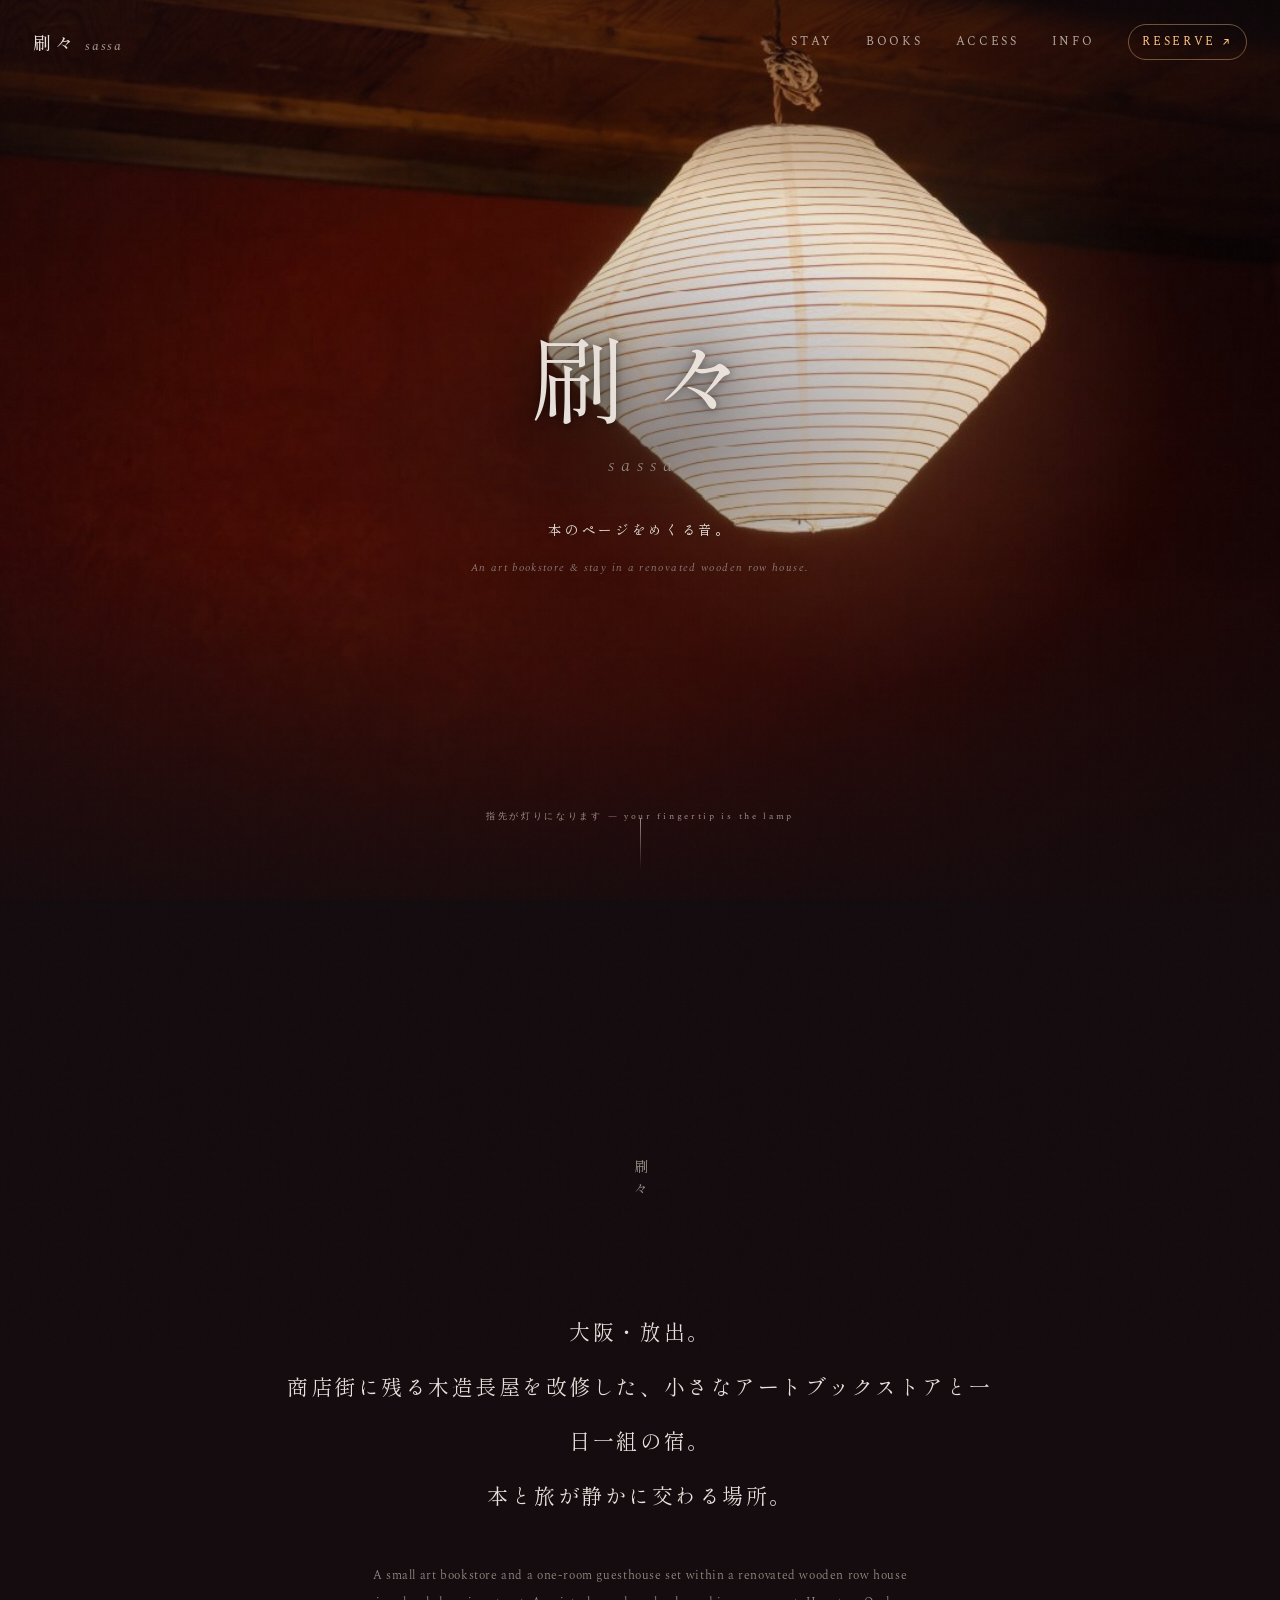
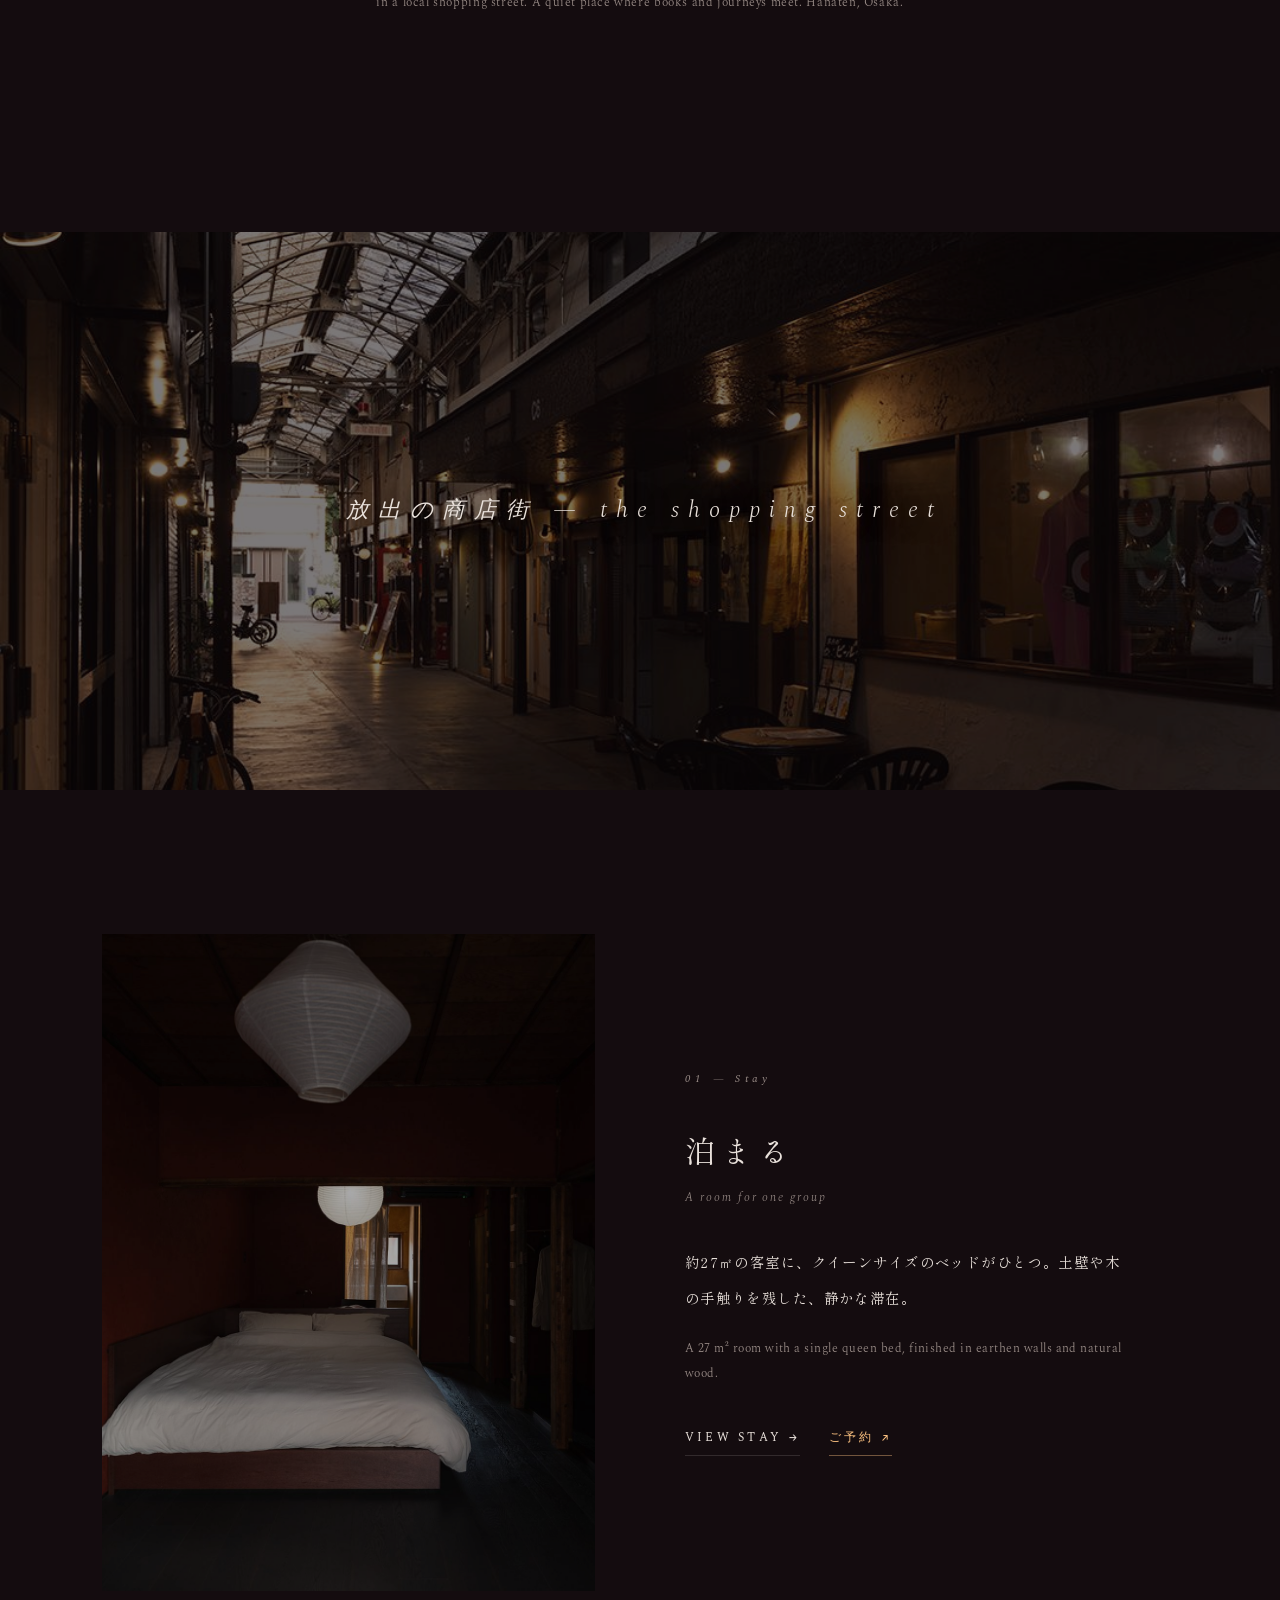
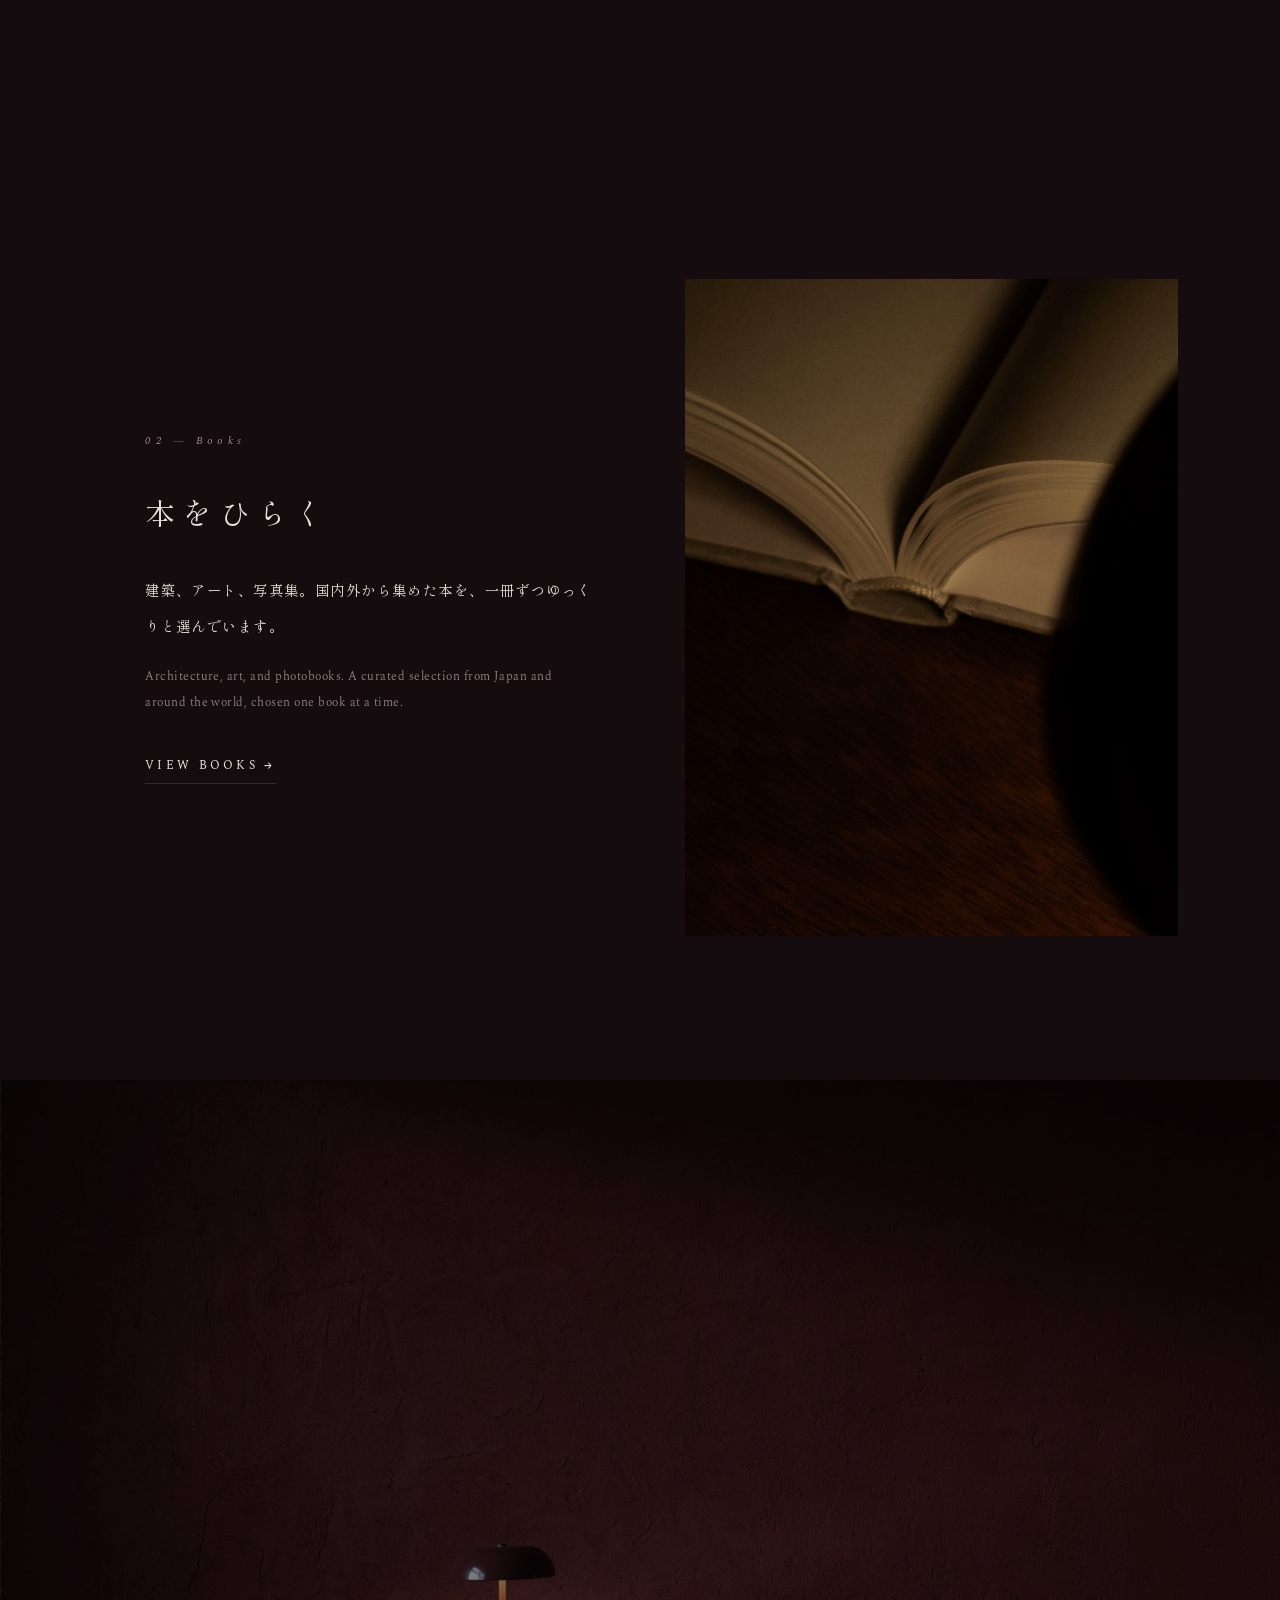
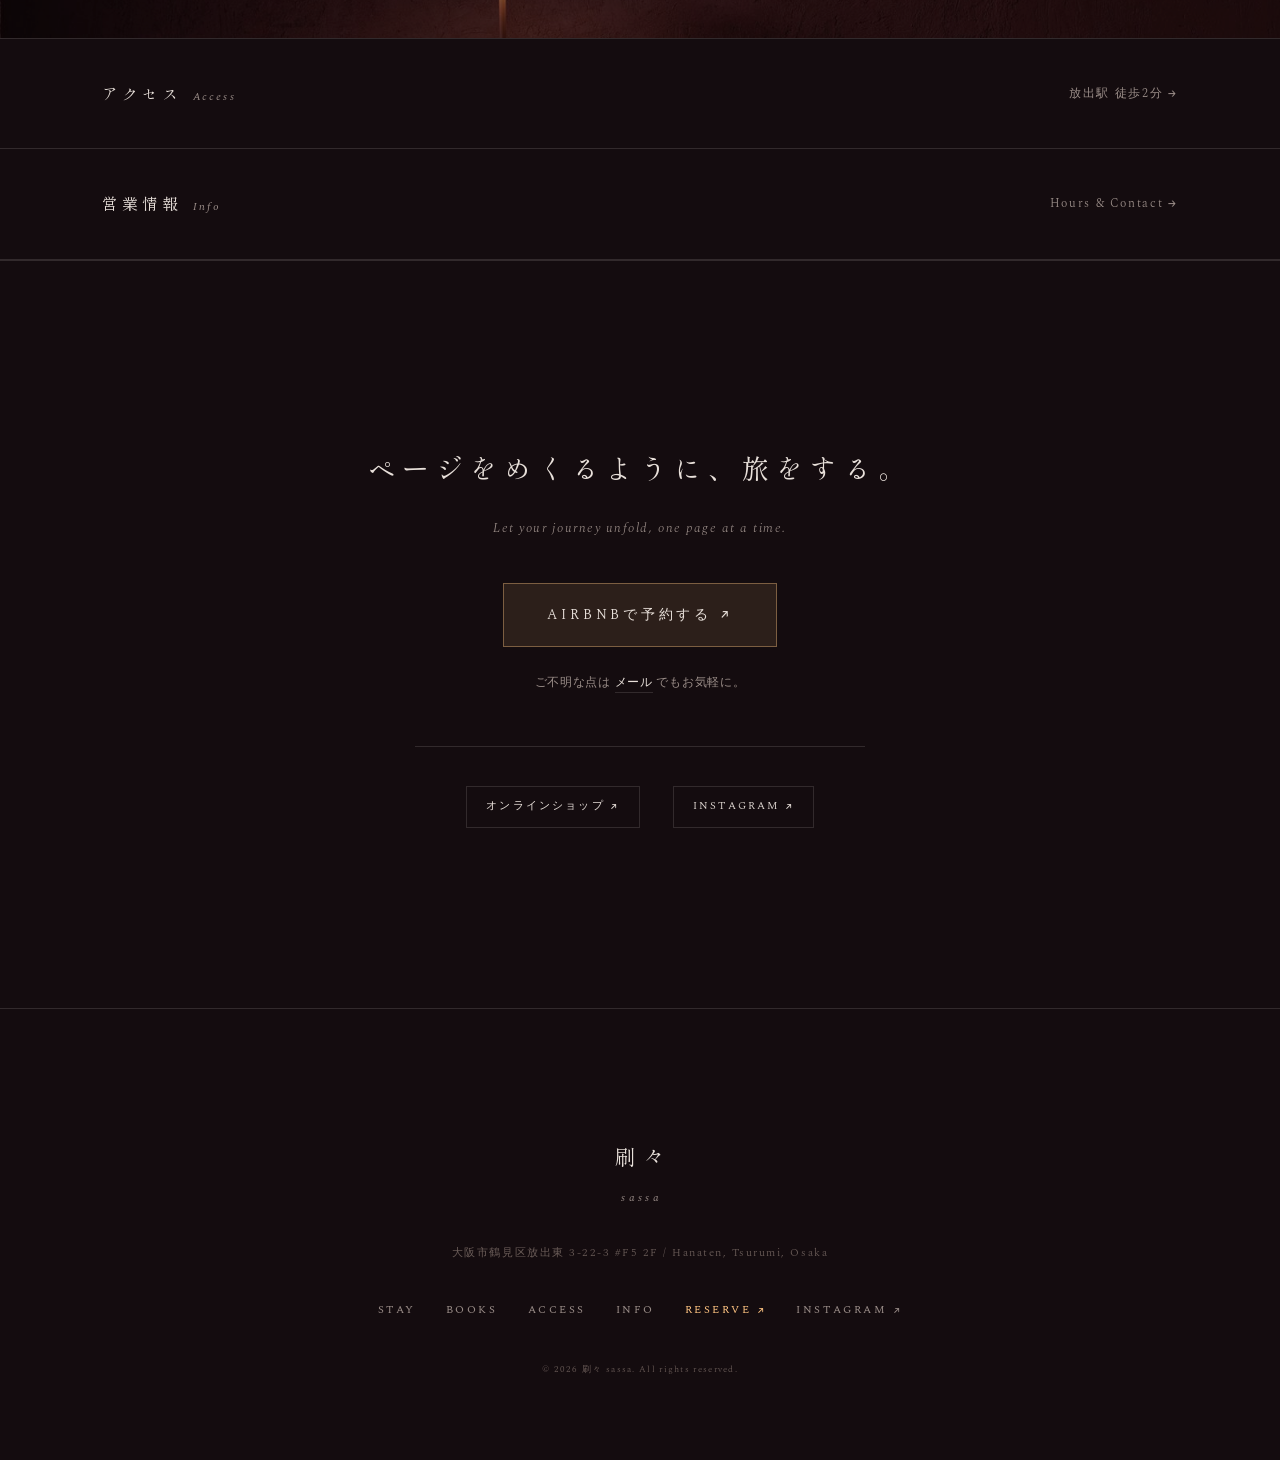
<file: index.html>
<!DOCTYPE html>
<html lang="ja"><head>
<meta charset="UTF-8"><meta name="viewport" content="width=device-width, initial-scale=1.0">
<title>刷々 sassa — art bookstore & stay, Hanaten, Osaka</title>
<meta name="description" content="大阪・放出。商店街に残る木造長屋を改修した、小さなアートブックストアと一日一組の宿。本と旅が静かに交わる場所。A small art bookstore and a one-room guesthouse set within a renovated wooden row house in a local shopping street. A quiet place where books and journeys meet. Hanaten, Osaka.">
<link rel="canonical" href="https://sassa-osaka.github.io/">
<meta property="og:type" content="website">
<meta property="og:url" content="https://sassa-osaka.github.io/">
<meta property="og:title" content="刷々 sassa — art bookstore & stay, Hanaten, Osaka">
<meta property="og:description" content="大阪・放出。商店街に残る木造長屋を改修した、小さなアートブックストアと一日一組の宿。本と旅が静かに交わる場所。A small art bookstore and a one-room guesthouse set within a renovated wooden row house in a local shopping street. A quiet place where books and journeys meet. Hanaten, Osaka.">
<meta property="og:image" content="https://sassa-osaka.github.io/images/og.jpg">
<meta property="og:locale" content="ja_JP"><meta property="og:locale:alternate" content="en_US">
<meta name="twitter:card" content="summary_large_image">
<link rel="preconnect" href="https://fonts.googleapis.com">
<link rel="preconnect" href="https://fonts.gstatic.com" crossorigin>
<link rel="stylesheet" href="style.css">
<link rel="icon" href="favicon.ico">
<script type="application/ld+json">
{
  "@context": "https://schema.org",
  "@graph": [
    {
      "@type": "WebSite",
      "@id": "https://sassa-osaka.github.io/#website",
      "name": "刷々 sassa",
      "alternateName": ["sassa", "刷々"],
      "url": "https://sassa-osaka.github.io/",
      "inLanguage": "ja",
      "publisher": {"@id": "https://sassa-osaka.github.io/#bookstore"}
    },
    {
      "@type": "BookStore",
      "@id": "https://sassa-osaka.github.io/#bookstore",
      "name": "刷々 sassa",
      "alternateName": "sassa",
      "description": "建築・アート・写真集を中心に扱うアートブックストア。不定休（営業日はInstagramにて）。",
      "url": "https://sassa-osaka.github.io/",
      "email": "sassa.front@gmail.com",
      "address": {"@type":"PostalAddress","postalCode":"538-0044","addressCountry":"JP","addressRegion":"大阪府","addressLocality":"大阪市鶴見区","streetAddress":"放出東3-22-3 #F5 2F"},
      "geo": {"@type":"GeoCoordinates","latitude":34.688976,"longitude":135.5635653},
      "image": "https://sassa-osaka.github.io/images/og.jpg",
      "sameAs": ["https://www.instagram.com/book_sassa/","https://sassabooks.base.shop/"]
    },
    {
      "@type": "LodgingBusiness",
      "@id": "https://sassa-osaka.github.io/#stay",
      "name": "刷々 sassa（宿）",
      "description": "商店街に残る木造長屋を改修した、一日一組の宿。約27㎡・クイーンベッド。",
      "url": "https://sassa-osaka.github.io/stay.html",
      "email": "sassa.front@gmail.com",
      "checkinTime": "16:00",
      "checkoutTime": "11:00",
      "numberOfRooms": 1,
      "address": {"@type":"PostalAddress","postalCode":"538-0044","addressCountry":"JP","addressRegion":"大阪府","addressLocality":"大阪市鶴見区","streetAddress":"放出東3-22-3 #F5 2F"},
      "geo": {"@type":"GeoCoordinates","latitude":34.688976,"longitude":135.5635653},
      "image": "https://sassa-osaka.github.io/images/hero-stay.jpg",
      "sameAs": ["https://airbnb.jp/h/sassa-osaka","https://www.instagram.com/book_sassa/"]
    }
  ]
}
</script>
<!-- Google Analytics (GA4) -->
<script async src="https://www.googletagmanager.com/gtag/js?id=G-TS4EB0FBYE"></script>
<script>
  window.dataLayer = window.dataLayer || [];
  function gtag(){dataLayer.push(arguments);}
  gtag('js', new Date());
  gtag('config', 'G-TS4EB0FBYE');
</script>
</head><body>
<nav class="nav">
  <a href="index.html" class="logo">刷々<span>sassa</span></a>
  <div class="nav-links">
    <a href="stay.html">Stay</a><a href="books.html">Books</a><a href="access.html">Access</a><a href="info.html">Info</a><a href="https://airbnb.jp/h/sassa-osaka" target="_blank" rel="noopener" class="nav-reserve" onclick="gtag('event','reserve_click',{'link_location':'page'})">Reserve ↗</a>
  </div>
  <button class="nav-toggle" aria-label="メニュー"><span></span><span></span><span></span></button>
</nav>
<div class="nav-drawer">
  <a href="stay.html">Stay<span>宿泊</span></a>
  <a href="books.html">Books<span>本屋</span></a>
  <a href="access.html">Access<span>アクセス</span></a>
  <a href="info.html">Info<span>情報</span></a>
  <a href="https://airbnb.jp/h/sassa-osaka" target="_blank" rel="noopener" class="drawer-reserve" onclick="gtag('event','reserve_click',{'link_location':'page'})">Reserve<span>ご予約</span></a>
</div>

<section class="hero">
  <img src="images/hero.jpg" alt="刷々 sassa">
  <div class="hero-copy">
    <h1 class="hero-title">刷々<span class="en">sassa</span></h1>
    <p class="hero-tagline">本のページをめくる音。<span class="en2">An art bookstore & stay in a renovated wooden row house.</span></p>
  </div>
  <p class="lamp-hint">指先が灯りになります — your fingertip is the lamp</p>
  <div class="scroll-hint">Scroll</div>
</section>

<section class="statement fade">
  <div class="mark">刷々</div>
  <p>大阪・放出。<br>商店街に残る木造長屋を改修した、小さなアートブックストアと一日一組の宿。<br>本と旅が静かに交わる場所。</p>
  <p class="en">A small art bookstore and a one-room guesthouse set within a renovated wooden row house in a local shopping street. A quiet place where books and journeys meet. Hanaten, Osaka.</p>
</section>

<section class="band">
  <img src="images/wide-street.jpg" alt="商店街" loading="lazy">
  <p class="band-cap">放出の商店街 — the shopping street</p>
</section>

<section class="split">
  <div class="ph"><img src="images/stay-1.jpg" alt="客室" loading="lazy"></div>
  <div class="txt fade">
    <div class="num">01 — Stay</div>
    <h2>泊まる</h2>
    <div class="h-en">A room for one group</div>
    <p>約27㎡の客室に、クイーンサイズのベッドがひとつ。土壁や木の手触りを残した、静かな滞在。</p>
    <p class="p-en">A 27 m² room with a single queen bed, finished in earthen walls and natural wood.</p>
    <a href="stay.html" class="lnk">View Stay →</a>
    <a href="https://airbnb.jp/h/sassa-osaka" target="_blank" rel="noopener" class="lnk lnk-reserve" onclick="gtag('event','reserve_click',{'link_location':'page'})">ご予約 ↗</a>
  </div>
</section>

<section class="split rev">
  <div class="txt fade">
    <div class="num">02 — Books</div>
    <h2>本をひらく</h2>
    <div class="h-en"></div>
    <p>建築、アート、写真集。国内外から集めた本を、一冊ずつゆっくりと選んでいます。</p>
    <p class="p-en">Architecture, art, and photobooks. A curated selection from Japan and around the world, chosen one book at a time.</p>
    <a href="books.html" class="lnk">View Books →</a>
  </div>
  <div class="ph"><img src="images/books-1.jpg" alt="本屋" loading="lazy"></div>
</section>

<section class="band">
 <img src="images/index-wide.jpg" alt="土壁とランプ" loading="lazy">
  <p class="band-cap"></p>
</section>

<div class="index-links">
  <a href="access.html" class="index-link"><div class="l">アクセス<span>Access</span></div><div class="r">放出駅 徒歩2分 →</div></a>
  <a href="info.html" class="index-link"><div class="l">営業情報<span>Info</span></div><div class="r">Hours & Contact →</div></a>
</div>

<section class="cta">
  <h3>ページをめくるように、旅をする。</h3>
  <p class="sub">Let your journey unfold, one page at a time.</p>
  <a href="https://airbnb.jp/h/sassa-osaka" target="_blank" rel="noopener" class="btn fill btn-lg" onclick="gtag('event','reserve_click',{'link_location':'page'})">Airbnbで予約する ↗</a>
  <p class="cta-note">ご不明な点は <a href="mailto:sassa.front@gmail.com">メール</a> でもお気軽に。</p>
  <div class="cta-sub">
    <a href="https://sassabooks.base.shop/" target="_blank" rel="noopener" class="btn btn-sm" onclick="gtag('event','shop_click')">オンラインショップ ↗</a>
    <a href="https://www.instagram.com/book_sassa/" target="_blank" rel="noopener" class="btn btn-sm">Instagram ↗</a>
  </div>
</section>

<footer class="foot">
  <div class="fn">刷々<span>sassa</span></div>
  <p class="addr">大阪市鶴見区放出東 3-22-3 #F5 2F / Hanaten, Tsurumi, Osaka</p>
  <div class="flinks">
    <a href="stay.html">Stay</a><a href="books.html">Books</a><a href="access.html">Access</a><a href="info.html">Info</a><a href="https://airbnb.jp/h/sassa-osaka" target="_blank" rel="noopener" class="nav-reserve" onclick="gtag('event','reserve_click',{'link_location':'page'})">Reserve ↗</a>
    <a href="https://www.instagram.com/book_sassa/" target="_blank" rel="noopener">Instagram ↗</a>
  </div>
  <p class="copy">© 2026 刷々 sassa. All rights reserved.</p>
</footer>
<script src="script.js"></script>
</body></html>
</file>
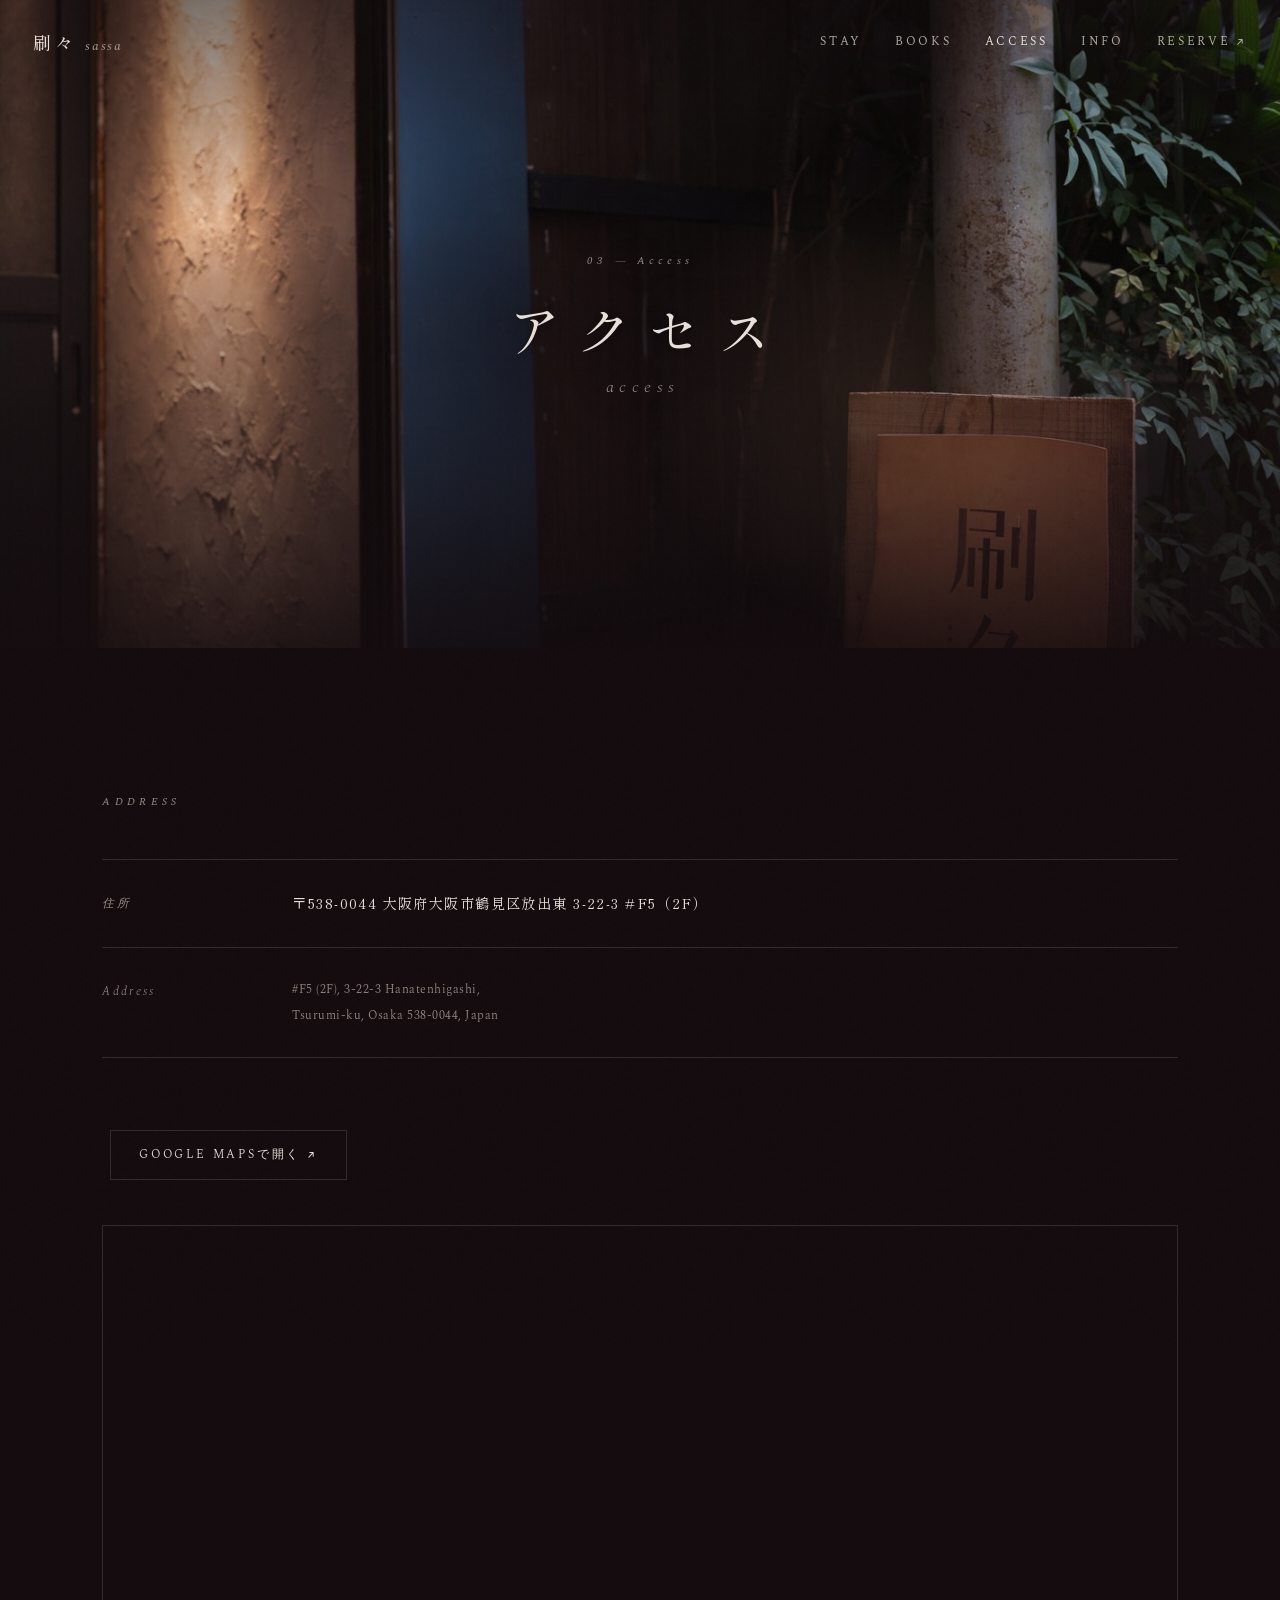
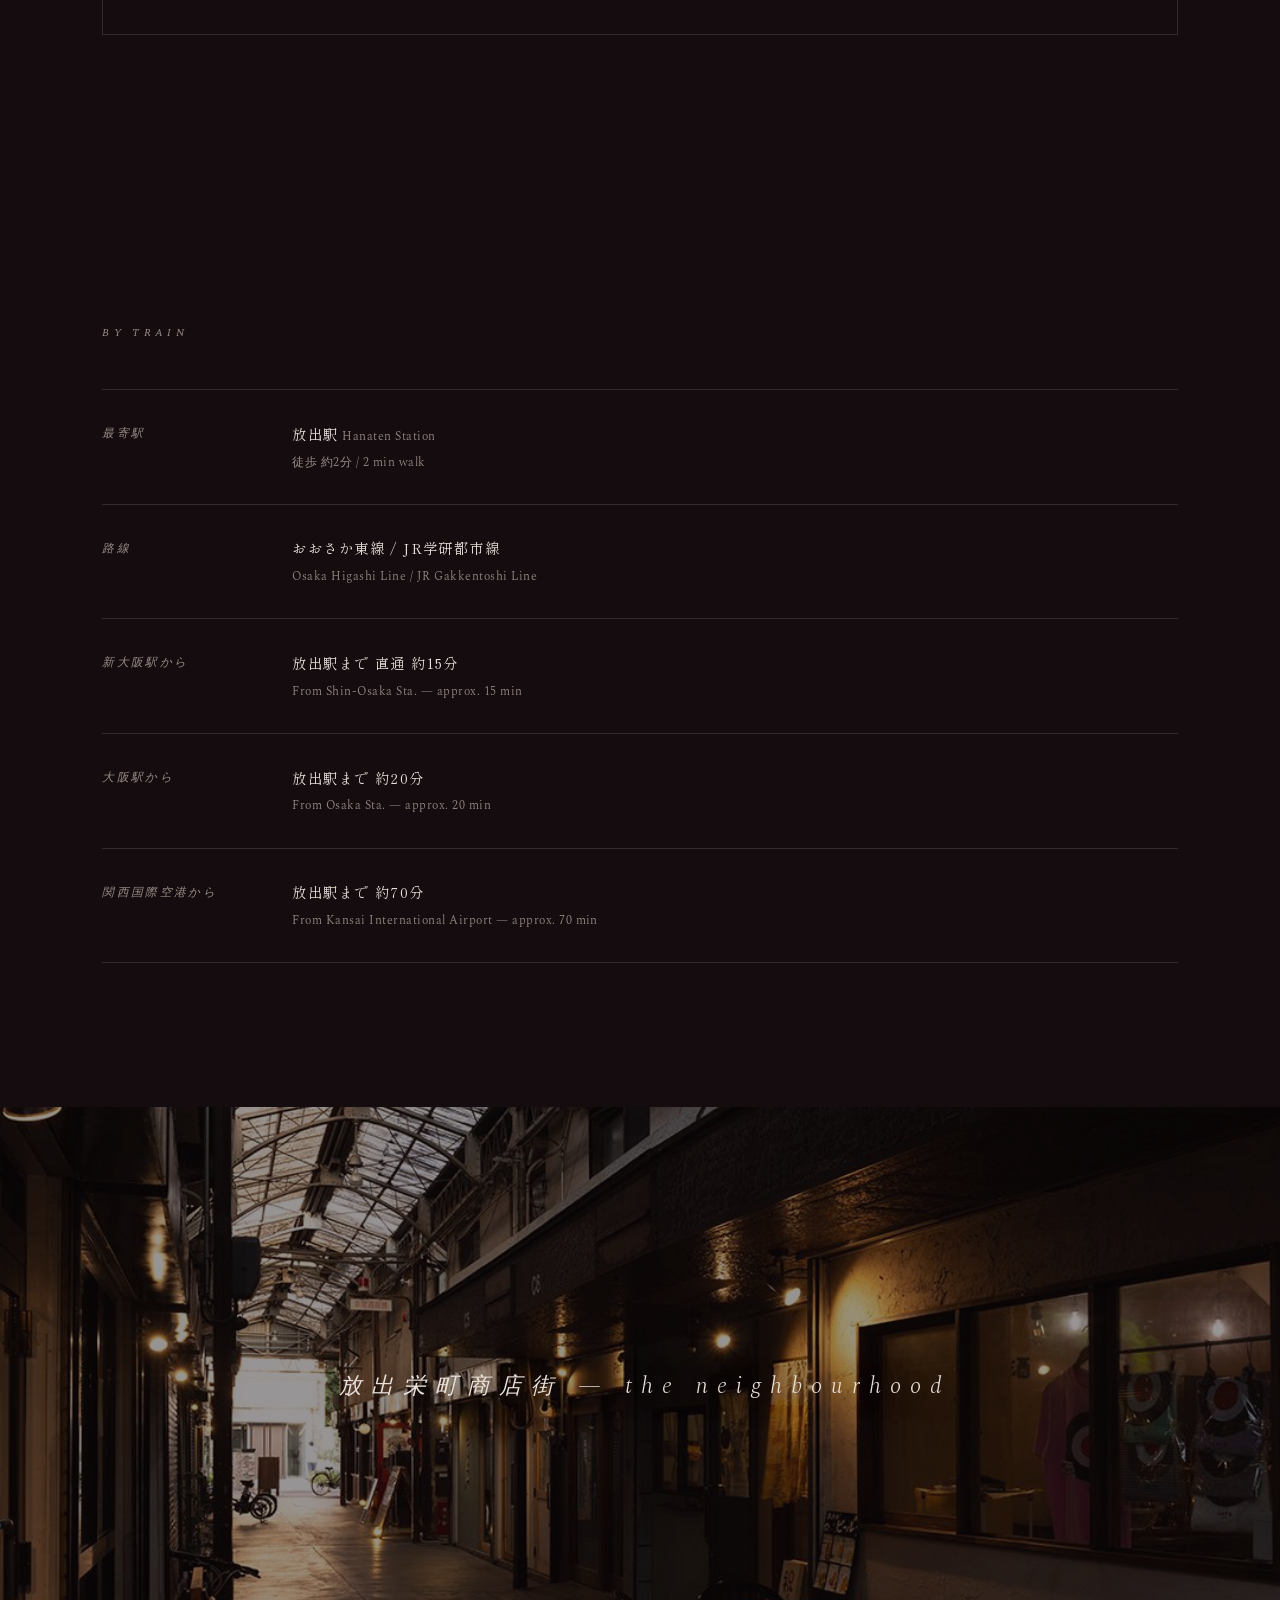
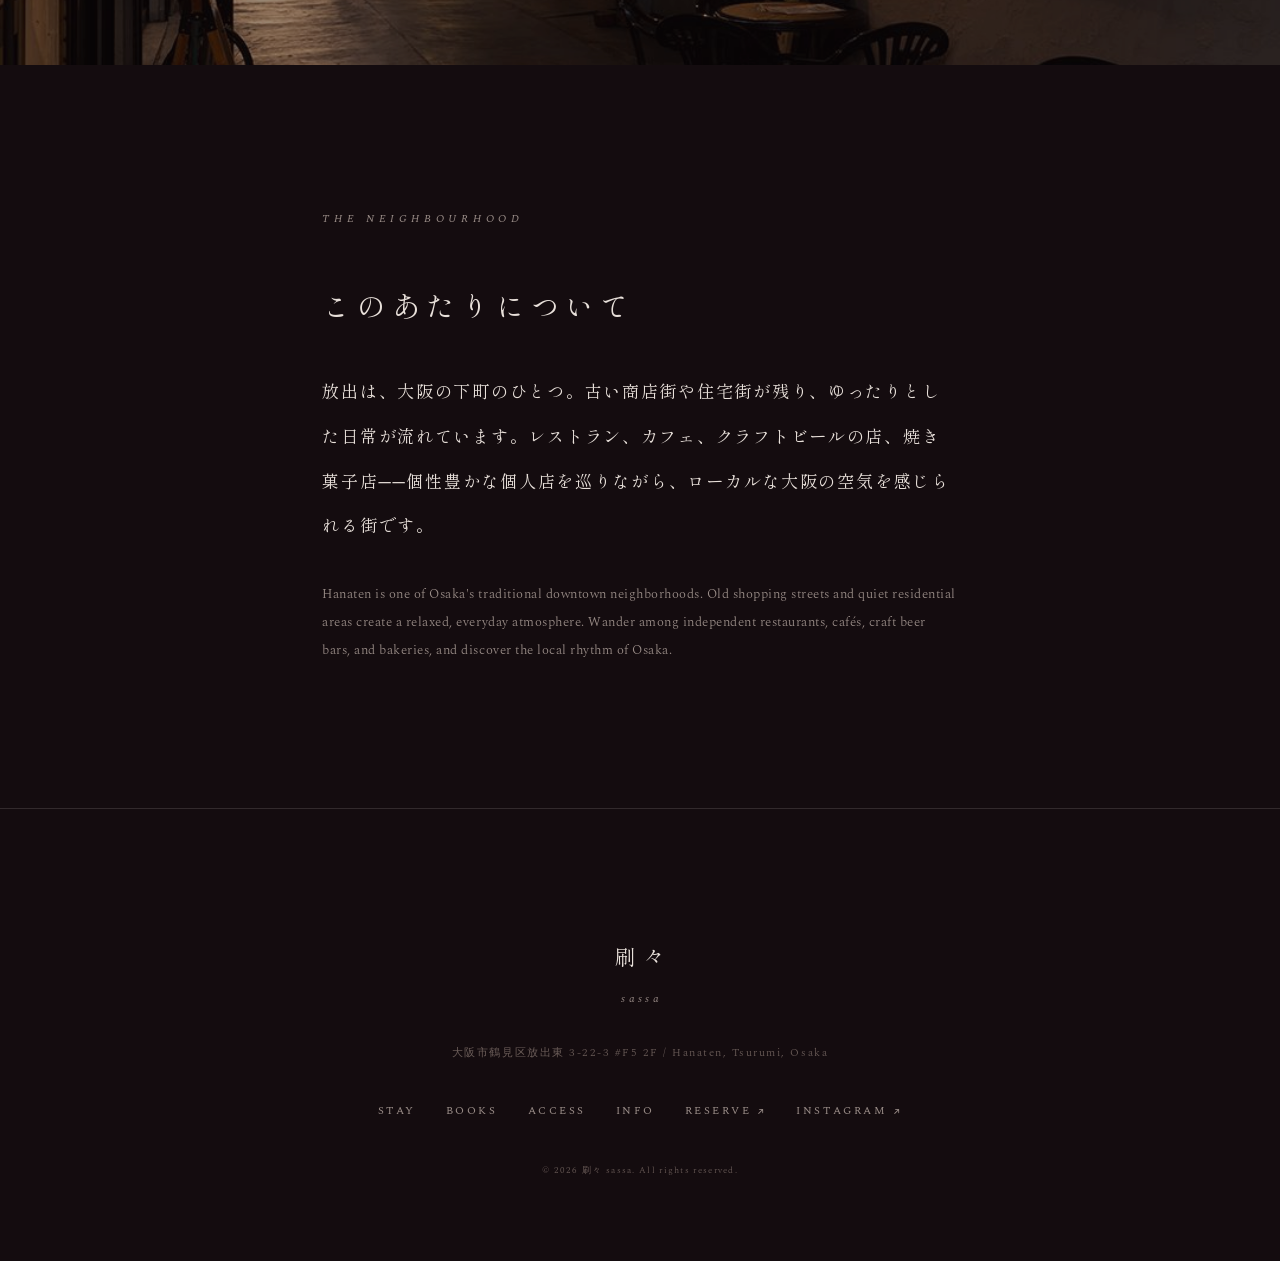
<file: access.html>
<!DOCTYPE html>
<html lang="ja"><head>
<meta charset="UTF-8"><meta name="viewport" content="width=device-width, initial-scale=1.0">
 <title>Access — 刷々 sassa | 大阪市鶴見区放出東</title>
<meta name="description" content="刷々 sassaのアクセス。大阪市鶴見区放出東3-22-3 #F5 2F。最寄り：おおさか東線 放出駅 徒歩約2分。">
<link rel="canonical" href="https://sassa-osaka.github.io/access.html">
<meta property="og:type" content="website">
<meta property="og:url" content="https://sassa-osaka.github.io/access.html">
<meta property="og:title" content="Access — 刷々 sassa | 大阪市鶴見区放出東">
<meta property="og:description" content="刷々 sassaのアクセス。大阪市鶴見区放出東3-22-3 #F5 2F。最寄り：おおさか東線 放出駅 徒歩約2分。">
<meta property="og:image" content="https://sassa-osaka.github.io/images/og-access.jpg">
<meta property="og:locale" content="ja_JP"><meta property="og:locale:alternate" content="en_US">
<meta name="twitter:card" content="summary_large_image">
<link rel="preconnect" href="https://fonts.googleapis.com">
<link rel="preconnect" href="https://fonts.gstatic.com" crossorigin>
<style>/* ============================================
   刷々 sassa — style.css  (Concept C「灯」)
   夜の店内・灯りの巡るデザイン
   Shippori Mincho × Spectral
   ============================================ */
@import url('https://fonts.googleapis.com/css2?family=Shippori+Mincho:wght@400;500&family=Spectral:ital,wght@0,200;0,300;0,400;1,300;1,400&display=swap');

*,*::before,*::after{box-sizing:border-box;margin:0;padding:0;}

:root{
  --bg:#140c0f; --bg2:#1c1216;
  --paper:#e8e0da; --ink:#e8e0da; --mid:#9a8d88; --faint:#6a5c58;
  --line:rgba(232,224,218,.14);
  --warm:rgba(255,196,130,1);
  --jp:'Shippori Mincho',serif; --en:'Spectral',Georgia,serif;
  --transition:.35s ease;
  --ease:cubic-bezier(.2,.7,.2,1);
}
html{font-size:15px;-webkit-text-size-adjust:100%;scroll-behavior:smooth;}
body{background:var(--bg);color:var(--ink);font-family:var(--jp);font-weight:400;
  line-height:2;letter-spacing:.06em;-webkit-font-smoothing:antialiased;overflow-x:hidden;}
img{display:block;width:100%;height:auto;}
a{color:inherit;text-decoration:none;}
ul{list-style:none;}
::selection{background:rgba(255,196,130,.25);}

/* 灯は使わず、静かな夜の余韻のみ。写真は通常の明るさ。 */

/* ============ Nav ============ */
.nav{position:fixed;top:0;left:0;right:0;z-index:100;display:flex;
  justify-content:space-between;align-items:center;padding:1.6rem 2.2rem;
  transition:background var(--transition),border-color var(--transition),padding var(--transition);
  border-bottom:1px solid transparent;}
.nav.solid{background:rgba(20,12,15,.88);backdrop-filter:blur(10px);
  -webkit-backdrop-filter:blur(10px);border-bottom-color:var(--line);padding:1.1rem 2.2rem;}
.logo{font-family:var(--jp);font-weight:500;font-size:1.2rem;letter-spacing:.22em;color:var(--paper);}
.logo span{font-family:var(--en);font-style:italic;font-size:.88rem;letter-spacing:.14em;
  color:var(--mid);margin-left:.6em;}
.nav-links{display:flex;gap:2.2rem;align-items:center;}
.nav-links a{font-family:var(--en);font-size:.82rem;letter-spacing:.22em;
  text-transform:uppercase;color:var(--paper);opacity:.72;transition:opacity var(--transition);}
.nav-links a:hover,.nav-links a.active{opacity:1;}

.nav-toggle{display:none;flex-direction:column;gap:5px;cursor:pointer;
  background:none;border:none;padding:4px;z-index:101;}
.nav-toggle span{display:block;width:24px;height:1px;background:var(--paper);
  transition:transform var(--transition),opacity var(--transition);}
.nav-toggle.open span:nth-child(1){transform:translateY(6px) rotate(45deg);}
.nav-toggle.open span:nth-child(2){opacity:0;}
.nav-toggle.open span:nth-child(3){transform:translateY(-6px) rotate(-45deg);}
.nav-drawer{display:none;position:fixed;inset:0;z-index:99;background:var(--bg);
  flex-direction:column;justify-content:center;align-items:center;gap:2.6rem;}
.nav-drawer.open{display:flex;}
.nav-drawer a{font-family:var(--jp);font-size:1.4rem;letter-spacing:.3em;color:var(--paper);}
.nav-drawer a span{font-family:var(--en);font-style:italic;font-size:.76rem;
  letter-spacing:.18em;color:var(--mid);margin-left:.7em;}

/* ============ Hero (home) ============ */
.hero{position:relative;height:100svh;min-height:600px;overflow:hidden;
  display:flex;align-items:center;justify-content:center;}
.hero img{position:absolute;inset:0;width:100%;height:100%;object-fit:cover;}
.hero::after{content:"";position:absolute;inset:0;
  background:radial-gradient(52% 40% at 50% 50%, rgba(20,12,15,.52), transparent 72%),
  radial-gradient(90% 80% at 50% 45%, transparent 30%, rgba(20,12,15,.55) 100%),
  linear-gradient(to bottom, rgba(20,12,15,.35), transparent 30%, transparent 60%, rgba(20,12,15,.85));}
.hero-copy{position:relative;z-index:10;text-align:center;padding:0 1.5rem;
  text-shadow:0 2px 44px rgba(0,0,0,.8),0 1px 10px rgba(0,0,0,.45);}
.hero-title{font-family:var(--jp);font-weight:400;font-size:clamp(3.2rem,10vw,6.4rem);
  letter-spacing:.3em;text-indent:.3em;color:var(--paper);line-height:1.2;
  opacity:0;filter:blur(14px);transform:translateY(.25em);
  animation:lampIn 2s .35s var(--ease) forwards;}
.hero-title .en{display:block;font-family:var(--en);font-style:italic;font-weight:300;
  font-size:clamp(.95rem,2.4vw,1.2rem);letter-spacing:.4em;text-indent:.4em;
  color:var(--mid);margin-top:1.2em;}
.hero-tagline{margin-top:2.4rem;font-family:var(--jp);font-size:.9rem;
  letter-spacing:.2em;line-height:2.4;color:var(--paper);
  opacity:0;animation:lampFadeIn 1.8s 1.4s ease forwards;}
.hero-tagline .en2{display:block;font-family:var(--en);font-style:italic;font-weight:300;
  font-size:.76rem;letter-spacing:.12em;color:var(--mid);margin-top:.8em;}
.lamp-hint{position:absolute;bottom:5rem;left:50%;transform:translateX(-50%);z-index:10;
  font-family:var(--en);font-size:.6rem;letter-spacing:.3em;color:var(--mid);
  white-space:nowrap;opacity:0;animation:lampFadeIn 1.8s 2.5s ease forwards;}
.scroll-hint{position:absolute;bottom:2rem;left:50%;z-index:10;width:1px;height:52px;
  overflow:hidden;color:transparent;background:linear-gradient(var(--mid),transparent);
  animation:drop 2.4s ease-in-out infinite;}
@keyframes drop{0%{transform:scaleY(0);transform-origin:top}
  45%{transform:scaleY(1);transform-origin:top}
  55%{transform:scaleY(1);transform-origin:bottom}
  100%{transform:scaleY(0);transform-origin:bottom}}
@keyframes lampIn{to{opacity:1;filter:blur(0);transform:none}}
@keyframes lampFadeIn{to{opacity:1}}

/* ============ Page hero (sub pages) ============ */
.page-hero{position:relative;height:72vh;min-height:440px;overflow:hidden;
  display:flex;align-items:center;justify-content:center;}
.page-hero img{position:absolute;inset:0;width:100%;height:100%;object-fit:cover;}
.page-hero::after{content:"";position:absolute;inset:0;
  background:radial-gradient(54% 42% at 50% 50%, rgba(20,12,15,.55), transparent 72%),
  radial-gradient(90% 80% at 50% 45%, transparent 30%, rgba(20,12,15,.5) 100%),
  linear-gradient(to bottom, rgba(20,12,15,.4), transparent 35%, rgba(20,12,15,.85));}
.page-hero-copy{position:relative;z-index:10;text-align:center;padding:0 1.5rem;
  text-shadow:0 2px 44px rgba(0,0,0,.8),0 1px 10px rgba(0,0,0,.45);}
.page-hero .num{font-family:var(--en);font-style:italic;font-size:.72rem;
  letter-spacing:.4em;color:var(--mid);margin-bottom:1.6rem;
  opacity:0;animation:lampFadeIn 1.4s .4s ease forwards;}
.page-hero h1{font-family:var(--jp);font-weight:400;font-size:clamp(2.2rem,7vw,3.6rem);
  letter-spacing:.3em;text-indent:.3em;color:var(--paper);line-height:1.2;
  opacity:0;filter:blur(10px);transform:translateY(.2em);
  animation:lampIn 1.7s .5s var(--ease) forwards;}
.page-hero h1 .en{display:block;font-family:var(--en);font-style:italic;font-weight:300;
  font-size:clamp(.85rem,2.2vw,1.05rem);letter-spacing:.34em;text-indent:.34em;
  color:var(--mid);margin-top:1em;}

/* ============ Statement (home) ============ */
.statement{padding:24vh 8vw;text-align:center;}
.statement .mark{font-family:var(--jp);writing-mode:vertical-rl;margin:0 auto 4rem;
  font-size:.95rem;letter-spacing:.6em;color:var(--mid);height:9em;}
.statement p{font-size:clamp(1.05rem,2.4vw,1.4rem);line-height:2.6;
  letter-spacing:.12em;max-width:34em;margin:0 auto;}
.statement p.en{font-family:var(--en);font-weight:300;font-size:.82rem;
  letter-spacing:.05em;line-height:2.2;color:var(--mid);margin-top:2.6rem;max-width:44em;}

/* ============ Band (full-bleed photo) ============ */
.band{position:relative;height:62vh;min-height:340px;overflow:hidden;}
.band img{position:absolute;inset:0;width:100%;height:100%;object-fit:cover;}
.band::after{content:"";position:absolute;inset:0;background:rgba(20,12,15,.3);}
.band-cap{position:absolute;inset:0;z-index:5;display:flex;align-items:center;
  justify-content:center;text-align:center;padding:0 1.5rem;
  font-family:var(--en);font-style:italic;font-weight:300;
  font-size:clamp(1rem,2.8vw,1.5rem);letter-spacing:.4em;text-indent:.4em;
  color:var(--paper);text-shadow:0 2px 30px rgba(0,0,0,.6);}

/* ============ Split (photo × text) ============ */
.split{display:grid;grid-template-columns:1fr 1fr;gap:7vw;align-items:center;
  padding:16vh 8vw;}
.split .ph{position:relative;aspect-ratio:3/4;overflow:hidden;}
.split .ph img{position:absolute;inset:0;width:100%;height:100%;object-fit:cover;}
.split .txt{max-width:30em;}
.split.rev .txt{justify-self:end;}
.num{font-family:var(--en);font-style:italic;font-size:.72rem;letter-spacing:.4em;
  color:var(--mid);margin-bottom:2.2rem;}
.split h2{font-family:var(--jp);font-weight:400;font-size:clamp(1.5rem,3.4vw,2rem);
  letter-spacing:.24em;line-height:1.8;margin-bottom:.6rem;}
.h-en{font-family:var(--en);font-style:italic;font-weight:300;font-size:.82rem;
  letter-spacing:.16em;color:var(--mid);margin-bottom:2.2rem;}
.split p{font-size:.95rem;line-height:2.5;letter-spacing:.1em;}
.split .p-en{font-family:var(--en);font-weight:300;font-size:.8rem;
  letter-spacing:.04em;line-height:2.1;color:var(--mid);margin-top:1.4rem;}
.lnk{display:inline-block;margin-top:2.6rem;font-family:var(--en);font-size:.78rem;
  letter-spacing:.28em;text-transform:uppercase;color:var(--paper);
  border-bottom:1px solid var(--line);padding-bottom:.5em;
  transition:border-color var(--transition),color var(--transition);}
.lnk:hover{border-color:rgba(255,196,130,.5);color:var(--warm);}

/* ============ Index links (home) ============ */
.index-links{border-top:1px solid var(--line);}
.index-link{display:flex;justify-content:space-between;align-items:center;
  padding:2.6rem 8vw;border-bottom:1px solid var(--line);
  transition:background var(--transition);}
.index-link:hover{background:var(--bg2);}
.index-link .l{font-family:var(--jp);font-size:1.05rem;letter-spacing:.24em;}
.index-link .l span{font-family:var(--en);font-style:italic;font-size:.74rem;
  letter-spacing:.2em;color:var(--mid);margin-left:1em;}
.index-link .r{font-family:var(--en);font-weight:300;font-size:.78rem;
  letter-spacing:.14em;color:var(--mid);transition:color var(--transition);}
.index-link:hover .r{color:var(--warm);}

/* ============ Sections (sub pages) ============ */
.section{padding:16vh 8vw;}
.section.narrow{max-width:56em;margin:0 auto;}
.label{font-family:var(--en);font-style:italic;font-size:.72rem;letter-spacing:.4em;
  text-transform:uppercase;color:var(--mid);margin-bottom:3rem;}
.section h2{font-family:var(--jp);font-weight:400;font-size:clamp(1.4rem,3.2vw,1.9rem);
  letter-spacing:.2em;line-height:2;margin-bottom:2.4rem;}
.lead-jp{font-size:clamp(.98rem,2.2vw,1.15rem);line-height:2.6;letter-spacing:.1em;}
.lead-en{font-family:var(--en);font-weight:300;font-size:.84rem;letter-spacing:.04em;
  line-height:2.2;color:var(--mid);margin-top:2.2rem;}

/* info list */
.info-list{border-top:1px solid var(--line);}
.info-row{display:grid;grid-template-columns:160px 1fr;gap:2rem;
  padding:1.9rem 0;border-bottom:1px solid var(--line);}
.info-row .key{font-family:var(--en);font-style:italic;font-weight:300;
  font-size:.78rem;letter-spacing:.2em;color:var(--mid);padding-top:.3em;}
.info-row .val{font-family:var(--en);font-weight:300;font-size:.82rem;
  letter-spacing:.04em;line-height:2.1;color:var(--mid);}
.info-row .val .jp{font-family:var(--jp);font-size:.95rem;letter-spacing:.1em;
  color:var(--paper);}

/* tags */
.tag-list{display:flex;flex-wrap:wrap;gap:.8rem;margin-top:3rem;}
.tag{font-family:var(--en);font-weight:300;font-size:.7rem;letter-spacing:.22em;
  text-transform:uppercase;color:var(--mid);border:1px solid var(--line);
  padding:.55em 1.3em;border-radius:99px;transition:border-color var(--transition),color var(--transition);}
.tag:hover{border-color:rgba(255,196,130,.4);color:var(--paper);}

/* notice */
.notice{border:1px solid var(--line);padding:2.4rem 2.2rem;margin-top:2rem;}
.notice h3{font-family:var(--jp);font-weight:500;font-size:1rem;
  letter-spacing:.2em;margin-bottom:1.2rem;}
.notice p{font-size:.9rem;line-height:2.3;letter-spacing:.08em;}
.notice p.en,.notice .en{font-family:var(--en);font-weight:300;font-size:.78rem;
  letter-spacing:.04em;line-height:2;color:var(--mid);margin-top:1.2rem;}

/* triple */
.triple{display:grid;grid-template-columns:repeat(3,1fr);gap:1.2rem;padding:0 8vw 4vh;}
.triple .ph{position:relative;aspect-ratio:3/4;overflow:hidden;}
.triple .ph img{position:absolute;inset:0;width:100%;height:100%;object-fit:cover;}

/* map — 横長パノラマ・モノクロ表示 */
.map{margin-top:3rem;aspect-ratio:21/8;border:1px solid var(--line);}
.map iframe{width:100%;height:100%;border:0;display:block;
  filter:grayscale(1) contrast(.95) brightness(.95);}
@media(max-width:720px){.map{aspect-ratio:16/10;}}

/* link rows (info) */
.link-block{border-top:1px solid var(--line);}
.link-row{display:flex;align-items:center;gap:1.6rem;padding:1.8rem .4rem;
  border-bottom:1px solid var(--line);transition:background var(--transition);}
.link-row:hover{background:var(--bg2);}
.link-row .ic{width:20px;height:20px;flex:0 0 auto;color:var(--mid);}
.link-row .lb{font-family:var(--en);font-weight:300;font-size:.92rem;
  letter-spacing:.1em;color:var(--paper);}
.link-row .lb .jp{font-family:var(--jp);font-size:.76rem;letter-spacing:.12em;
  color:var(--mid);margin-top:.3em;}
.link-row .ar{margin-left:auto;font-family:var(--en);color:var(--mid);
  transition:color var(--transition),transform var(--transition);}
.link-row:hover .ar{color:var(--warm);transform:translateX(4px);}

/* ============ CTA ============ */
.cta{padding:20vh 8vw;text-align:center;border-top:1px solid var(--line);}
.cta h3{font-family:var(--jp);font-weight:400;font-size:clamp(1.3rem,3.2vw,1.8rem);
  letter-spacing:.26em;line-height:2;}
.cta .sub{font-family:var(--en);font-style:italic;font-weight:300;font-size:.84rem;
  letter-spacing:.12em;color:var(--mid);margin-top:1.4rem;}
.btn{display:inline-block;margin:2.8rem .5rem 0;font-family:var(--en);
  font-weight:300;font-size:.78rem;letter-spacing:.24em;text-transform:uppercase;
  color:var(--paper);border:1px solid var(--line);padding:1.05em 2.4em;
  transition:border-color var(--transition),color var(--transition),background var(--transition);}
.btn:hover{border-color:rgba(255,196,130,.5);color:var(--warm);}
.btn.fill{background:rgba(255,196,130,.1);border-color:rgba(255,196,130,.38);color:var(--paper);}
.btn.fill:hover{background:rgba(255,196,130,.18);color:#fff;}

/* ============ Footer ============ */
.foot{padding:14vh 8vw 9vh;border-top:1px solid var(--line);text-align:center;}
.foot .fn{font-family:var(--jp);font-weight:400;font-size:1.4rem;
  letter-spacing:.4em;text-indent:.4em;color:var(--paper);}
.foot .fn span{display:block;font-family:var(--en);font-style:italic;font-size:.76rem;
  letter-spacing:.3em;text-indent:.3em;color:var(--mid);margin-top:.9em;}
.foot .addr{font-family:var(--en);font-weight:300;font-size:.72rem;
  letter-spacing:.14em;color:var(--faint);margin-top:2.2rem;}
.foot .flinks{display:flex;gap:2rem;justify-content:center;margin-top:2.4rem;flex-wrap:wrap;}
.foot .flinks a{font-family:var(--en);font-size:.7rem;letter-spacing:.24em;
  text-transform:uppercase;color:var(--mid);transition:color var(--transition);}
.foot .flinks a:hover{color:var(--paper);}
.foot .copy{font-family:var(--en);font-weight:300;font-size:.62rem;
  letter-spacing:.14em;color:var(--faint);margin-top:2.6rem;}

/* ============ Fade-in reveal ============ */
.fade{opacity:0;transform:translateY(26px);
  transition:opacity 1.1s ease,transform 1.1s var(--ease);}
.fade.in{opacity:1;transform:none;}

/* ============ Responsive ============ */
@media(max-width:900px){
  .info-row{grid-template-columns:120px 1fr;gap:1.2rem;}
}
@media(max-width:720px){
  .nav-links{display:none;}
  .nav-toggle{display:flex;}
  .nav{padding:1.3rem 1.5rem;}
  .nav.solid{padding:1rem 1.5rem;}
  .split,.split.rev{grid-template-columns:1fr;gap:10vw;padding:14vh 7vw;}
  .split.rev .txt{order:0;justify-self:start;}
  .triple{grid-template-columns:1fr;padding:0 7vw 4vh;}
  .triple .ph{aspect-ratio:16/11;}
  .statement{padding:18vh 7vw;}
  .section{padding:12vh 7vw;}
  .band{height:52vh;}
  .index-link{padding:2rem 7vw;}
  .info-row{grid-template-columns:1fr;gap:.5rem;padding:1.5rem 0;}
  .hero{min-height:560px;}
  .lamp-hint{bottom:2.6rem;}
  .scroll-hint{display:none;}
  .foot{padding:12vh 7vw 8vh;}
}
@media(max-width:400px){html{font-size:14px;}}

/* ============ Reduced motion ============ */
@media(prefers-reduced-motion:reduce){
  .hero img,.page-hero img,.band img,.split .ph img,.triple .ph img{filter:none;transition:none;}
  .hero-title,.hero-tagline,.lamp-hint,.page-hero .num,.page-hero h1{
    animation:none;opacity:1;filter:none;transform:none;}
  .scroll-hint{animation:none;}
  .fade{opacity:1;transform:none;transition:none;}
  html{scroll-behavior:auto;}
}

/* ============================================
   灯 — the lamp (script.js の LAMP_ENABLED で切替)
   body.lamp-on が付いた時だけ有効になる層。
   ============================================ */
.lamp-hint{display:none;}
body.lamp-on .lamp-hint{display:block;}

body.lamp-on #lamp{position:fixed;inset:0;z-index:90;pointer-events:none;mix-blend-mode:screen;
  background:radial-gradient(min(46vw,460px) at var(--lx,50%) var(--ly,40%),
    rgba(255,196,130,.15), rgba(255,170,110,.05) 45%, transparent 70%);
  animation:lampBreathe 4.6s ease-in-out infinite;}
@keyframes lampBreathe{0%,100%{opacity:.85}50%{opacity:1}}
body.lamp-on.page-util #lamp{
  background:radial-gradient(min(38vw,380px) at var(--lx,50%) var(--ly,40%),
    rgba(255,196,130,.09), transparent 62%);}

body.lamp-on #grain{position:fixed;inset:-50%;z-index:95;pointer-events:none;opacity:.045;
  background-image:url("data:image/svg+xml,%3Csvg xmlns='http://www.w3.org/2000/svg' width='140' height='140'%3E%3Cfilter id='n'%3E%3CfeTurbulence baseFrequency='0.9'/%3E%3C/filter%3E%3Crect width='140' height='140' filter='url(%23n)'/%3E%3C/svg%3E");
  animation:grainShift 1.4s steps(3) infinite;}
@keyframes grainShift{0%{transform:translate(0,0)}33%{transform:translate(-2%,1%)}
  66%{transform:translate(1%,-2%)}100%{transform:translate(0,0)}}

/* 灯ON時のみ：写真は暗がりに眠り、灯りが近づくと目を覚ます */
body.lamp-on .hero img,body.lamp-on .page-hero img,body.lamp-on .band img,
body.lamp-on .split .ph img,body.lamp-on .triple .ph img{
  filter:brightness(.66) saturate(.92);transition:filter 1.2s ease;}
body.lamp-on .hero img.lit,body.lamp-on .page-hero img.lit,body.lamp-on .band img.lit,
body.lamp-on .split .ph img.lit,body.lamp-on .triple .ph img.lit{
  filter:brightness(1) saturate(1);}
body.lamp-on.page-util .hero img,body.lamp-on.page-util .page-hero img,
body.lamp-on.page-util .band img,body.lamp-on.page-util .split .ph img,
body.lamp-on.page-util .triple .ph img{filter:brightness(.82) saturate(.96);}
body.lamp-on.page-util .band img.lit,body.lamp-on.page-util .page-hero img.lit{filter:none;}

@media(prefers-reduced-motion:reduce){
  body.lamp-on #lamp,body.lamp-on #grain{display:none;}
  body.lamp-on .hero img,body.lamp-on .page-hero img,body.lamp-on .band img,
  body.lamp-on .split .ph img,body.lamp-on .triple .ph img{filter:none;transition:none;}
}
</style>
<link rel="icon" href="favicon.ico">
<!-- Google Analytics (GA4) -->
<script async src="https://www.googletagmanager.com/gtag/js?id=G-TS4EB0FBYE"></script>
<script>
  window.dataLayer = window.dataLayer || [];
  function gtag(){dataLayer.push(arguments);}
  gtag('js', new Date());
  gtag('config', 'G-TS4EB0FBYE');
</script>
</head><body class="page-util">
<nav class="nav">
  <a href="index.html" class="logo">刷々<span>sassa</span></a>
  <div class="nav-links">
    <a href="stay.html">Stay</a><a href="books.html">Books</a><a href="access.html">Access</a><a href="info.html">Info</a><a href="https://airbnb.jp/h/sassa-osaka" target="_blank" rel="noopener" class="nav-reserve" onclick="gtag('event','reserve_click',{'link_location':'page'})">Reserve ↗</a>
  </div>
  <button class="nav-toggle" aria-label="メニュー"><span></span><span></span><span></span></button>
</nav>
<div class="nav-drawer">
  <a href="stay.html">Stay<span>宿泊</span></a>
  <a href="books.html">Books<span>本屋</span></a>
  <a href="access.html">Access<span>アクセス</span></a>
  <a href="info.html">Info<span>情報</span></a>
  <a href="https://airbnb.jp/h/sassa-osaka" target="_blank" rel="noopener" class="drawer-reserve" onclick="gtag('event','reserve_click',{'link_location':'page'})">Reserve<span>ご予約</span></a>
</div>
<section class="page-hero">
  <img src="images/hero-access.jpg" alt="刷々 sassa の入口・放出栄町商店街">
  <div class="page-hero-copy">
    <div class="num">03 — Access</div>
    <h1>アクセス<span class="en">access</span></h1>
  </div>
</section>

<section class="section fade">
  <p class="label">Address</p>
  <div class="info-list">
    <div class="info-row"><div class="key">住所</div><div class="val"><span class="jp">〒538-0044 大阪府大阪市鶴見区放出東 3-22-3 #F5（2F）</span></div></div>
    <div class="info-row"><div class="key">Address</div><div class="val">#F5 (2F), 3-22-3 Hanatenhigashi,<br>Tsurumi-ku, Osaka 538-0044, Japan</div></div>
  </div>
  <div style="margin-top:2rem;">
    <a href="https://maps.app.goo.gl/YQ7pgw1zRNEa5Ubw7" target="_blank" rel="noopener" class="btn">Google Mapsで開く ↗</a>
  </div>
  <div class="map">
    <iframe src="https://maps.google.com/maps?q=34.688976,135.5635653&z=17&output=embed" allowfullscreen="" loading="lazy" referrerpolicy="no-referrer-when-downgrade" title="刷々 sassa の地図"></iframe>
  </div>
</section>

<section class="section fade">
  <p class="label">By Train</p>
  <div class="info-list">
    <div class="info-row"><div class="key">最寄駅</div><div class="val"><span class="jp">放出駅</span> Hanaten Station<br>徒歩 約2分 / 2 min walk</div></div>
    <div class="info-row"><div class="key">路線</div><div class="val"><span class="jp">おおさか東線 / JR学研都市線</span><br>Osaka Higashi Line / JR Gakkentoshi Line</div></div>
    <div class="info-row"><div class="key">新大阪駅から</div><div class="val"><span class="jp">放出駅まで 直通 約15分</span><br>From Shin-Osaka Sta. — approx. 15 min</div></div>
    <div class="info-row"><div class="key">大阪駅から</div><div class="val"><span class="jp">放出駅まで 約20分</span><br>From Osaka Sta. — approx. 20 min</div></div>
    <div class="info-row"><div class="key">関西国際空港から</div><div class="val"><span class="jp">放出駅まで 約70分</span><br>From Kansai International Airport — approx. 70 min</div></div>
  </div>
</section>

<section class="band">
  <img src="[data-uri]" alt="放出東商店街" loading="lazy">
  <p class="band-cap">放出栄町商店街 — the neighbourhood</p>
</section>

<section class="section narrow fade">
  <p class="label">The neighbourhood</p>
  <h2>このあたりについて</h2>
  <p class="lead-jp">放出は、大阪の下町のひとつ。古い商店街や住宅街が残り、ゆったりとした日常が流れています。レストラン、カフェ、クラフトビールの店、焼き菓子店──個性豊かな個人店を巡りながら、ローカルな大阪の空気を感じられる街です。</p>
  <p class="lead-en">Hanaten is one of Osaka's traditional downtown neighborhoods. Old shopping streets and quiet residential areas create a relaxed, everyday atmosphere. Wander among independent restaurants, cafés, craft beer bars, and bakeries, and discover the local rhythm of Osaka.</p>
</section>

<footer class="foot">
  <div class="fn">刷々<span>sassa</span></div>
  <p class="addr">大阪市鶴見区放出東 3-22-3 #F5 2F / Hanaten, Tsurumi, Osaka</p>
  <div class="flinks">
    <a href="stay.html">Stay</a><a href="books.html">Books</a><a href="access.html">Access</a><a href="info.html">Info</a><a href="https://airbnb.jp/h/sassa-osaka" target="_blank" rel="noopener" class="nav-reserve" onclick="gtag('event','reserve_click',{'link_location':'page'})">Reserve ↗</a>
    <a href="https://www.instagram.com/book_sassa/" target="_blank" rel="noopener">Instagram ↗</a>
  </div>
  <p class="copy">© 2026 刷々 sassa. All rights reserved.</p>
</footer>
<script>(function(){
  'use strict';
  // nav background on scroll
  var nav=document.querySelector('.nav');
  if(nav){
    var onScroll=function(){ nav.classList.toggle('solid', window.scrollY>40); };
    window.addEventListener('scroll',onScroll,{passive:true}); onScroll();
  }
  // hamburger
  var tg=document.querySelector('.nav-toggle'), dr=document.querySelector('.nav-drawer');
  if(tg&&dr){
    tg.addEventListener('click',function(){
      var o=tg.classList.toggle('open'); dr.classList.toggle('open',o);
      document.body.style.overflow=o?'hidden':'';
    });
    dr.querySelectorAll('a').forEach(function(a){
      a.addEventListener('click',function(){tg.classList.remove('open');dr.classList.remove('open');document.body.style.overflow='';});
    });
  }
  // active link
  var cur=location.pathname.split('/').pop()||'index.html';
  document.querySelectorAll('.nav-links a,.nav-drawer a').forEach(function(a){
    var h=a.getAttribute('href');
    if(h===cur||(cur===''&&h==='index.html'))a.classList.add('active');
  });
  // fade-in
  var io=new IntersectionObserver(function(es){
    es.forEach(function(e){ if(e.isIntersecting){e.target.classList.add('in');io.unobserve(e.target);} });
  },{threshold:.12,rootMargin:'0px 0px -40px 0px'});
  document.querySelectorAll('.fade').forEach(function(el){io.observe(el);});
})();

/* ================================================
   灯 — the lamp
   ------------------------------------------------
   灯を消したい時は、すぐ下の true を false に
   書き換えるだけでOKです（他は触らなくて大丈夫）。
   ================================================ */
var LAMP_ENABLED = true;   // ← 灯のON/OFFスイッチ（true=つける / false=消す）

(function(){
  'use strict';
  if(!LAMP_ENABLED)return;
  if(window.matchMedia&&window.matchMedia('(prefers-reduced-motion: reduce)').matches)return;

  document.body.classList.add('lamp-on');

  var lamp=document.createElement('div');lamp.id='lamp';lamp.setAttribute('aria-hidden','true');
  var grain=document.createElement('div');grain.id='grain';grain.setAttribute('aria-hidden','true');
  document.body.appendChild(lamp);document.body.appendChild(grain);

  var tx=window.innerWidth/2, ty=window.innerHeight*0.4, x=tx, y=ty;
  var idle=true, idleTimer=null;

  function wake(cx,cy){
    tx=cx;ty=cy;idle=false;
    clearTimeout(idleTimer);
    idleTimer=setTimeout(function(){idle=true;},4000);
  }
  window.addEventListener('pointermove',function(e){wake(e.clientX,e.clientY);},{passive:true});
  window.addEventListener('touchstart',function(e){var t=e.touches[0];if(t)wake(t.clientX,t.clientY);},{passive:true});
  window.addEventListener('touchmove',function(e){var t=e.touches[0];if(t)wake(t.clientX,t.clientY);},{passive:true});

  var imgs=[].slice.call(document.querySelectorAll(
    '.hero img,.page-hero img,.band img,.split .ph img,.triple .ph img'));
  var radius=Math.min(window.innerWidth,460)*0.5;
  window.addEventListener('resize',function(){radius=Math.min(window.innerWidth,460)*0.5;},{passive:true});

  function loop(ts){
    if(idle){ // 触れていない間は、ろうそくのようにゆっくり漂う
      tx=window.innerWidth*(0.5+0.25*Math.sin(ts/3400));
      ty=window.innerHeight*(0.42+0.13*Math.cos(ts/4600));
    }
    x+=(tx-x)*0.08; y+=(ty-y)*0.08;
    lamp.style.setProperty('--lx',x+'px');
    lamp.style.setProperty('--ly',y+'px');
    for(var i=0;i<imgs.length;i++){
      var r=imgs[i].getBoundingClientRect();
      if(r.bottom<-100||r.top>window.innerHeight+100){imgs[i].classList.remove('lit');continue;}
      var cx=Math.max(r.left,Math.min(x,r.right));
      var cy=Math.max(r.top,Math.min(y,r.bottom));
      var d=Math.hypot(x-cx,y-cy);
      imgs[i].classList.toggle('lit',d<radius);
    }
    requestAnimationFrame(loop);
  }
  requestAnimationFrame(loop);
})();
</script>
</body></html>
</file>
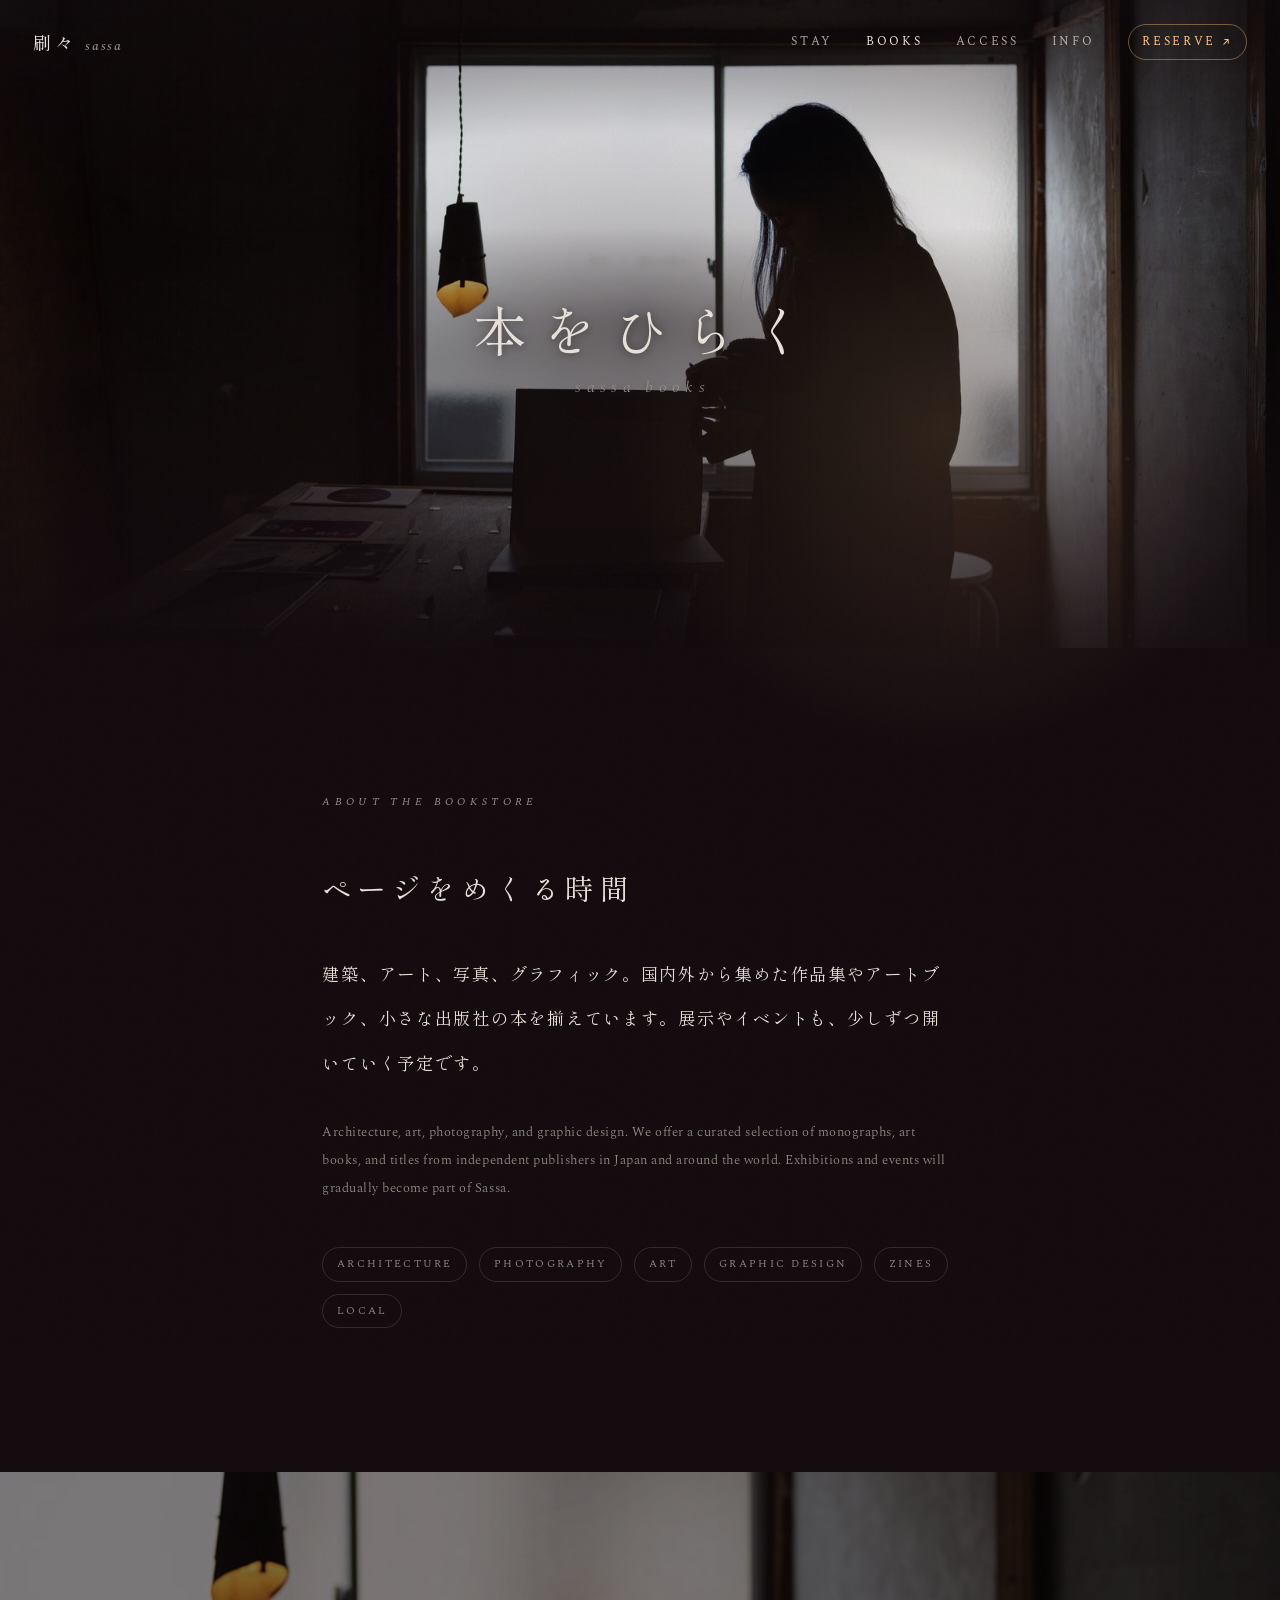
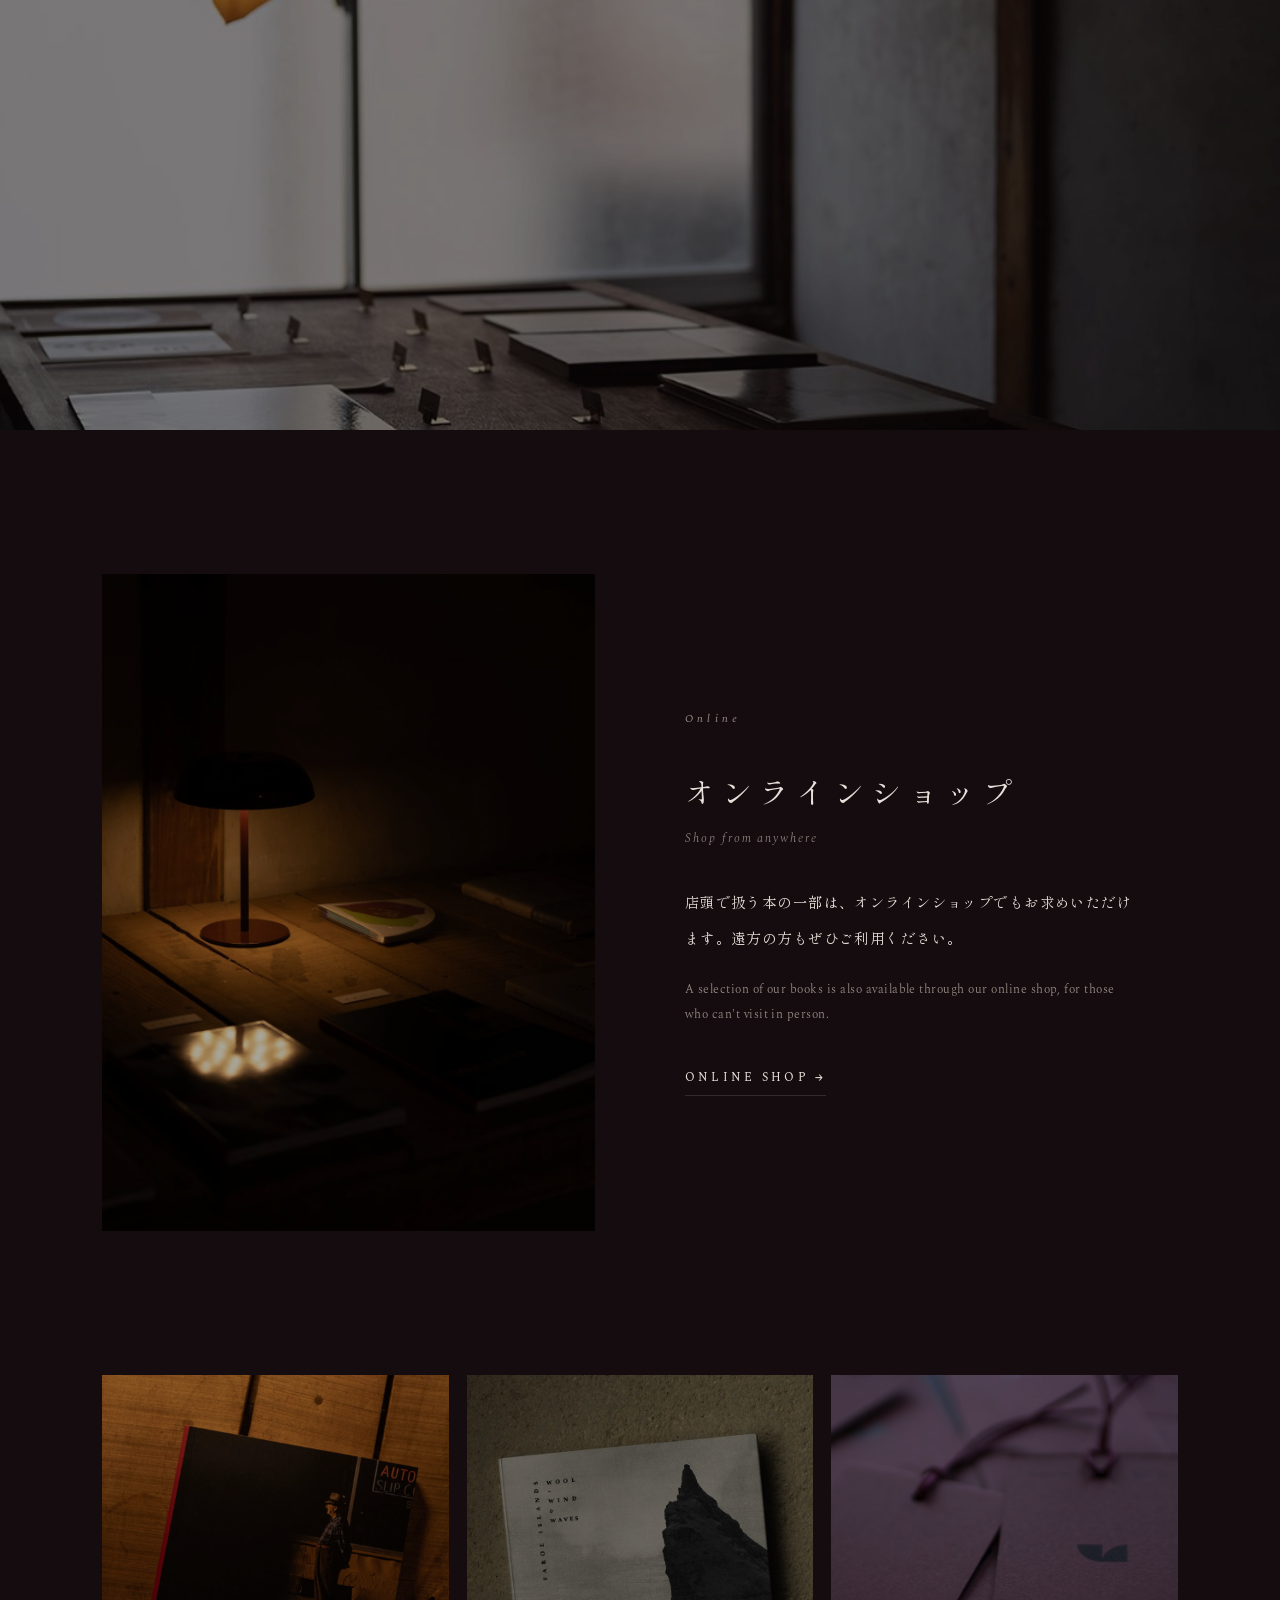
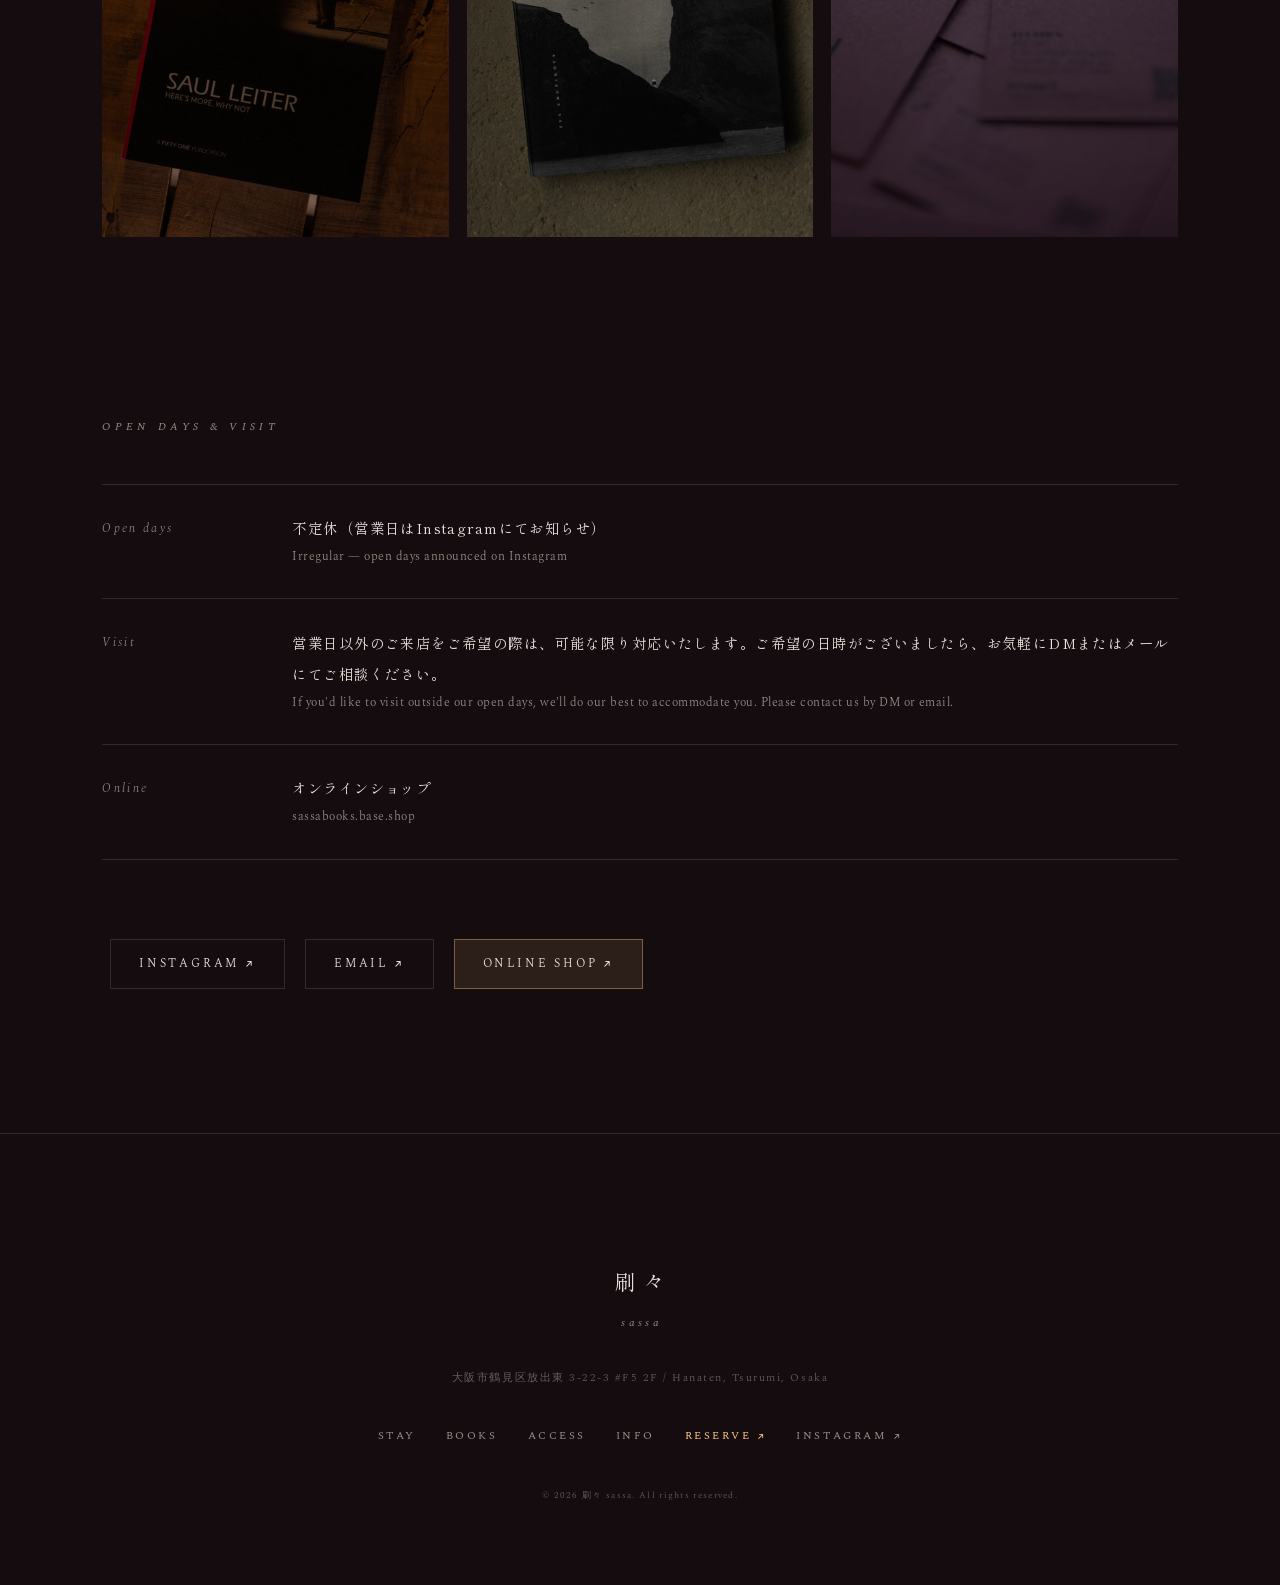
<file: books.html>
<!DOCTYPE html>
<html lang="ja"><head>
<meta charset="UTF-8"><meta name="viewport" content="width=device-width, initial-scale=1.0">
<title>Books — 刷々 sassa | art bookstore, Hanaten, Osaka</title>
<meta name="description" content="建築・アート・写真集を中心に扱うアートブックストア。大阪・放出。オンラインショップ・不定休（営業日はInstagramにて）。">
<link rel="canonical" href="https://sassa-osaka.github.io/books.html">
<meta property="og:type" content="website">
<meta property="og:url" content="https://sassa-osaka.github.io/books.html">
<meta property="og:title" content="Books — 刷々 sassa | art bookstore, Hanaten, Osaka">
<meta property="og:description" content="建築・アート・写真集を中心に扱うアートブックストア。大阪・放出。オンラインショップ・不定休（営業日はInstagramにて）。">
<meta property="og:image" content="https://sassa-osaka.github.io/images/hero-books.jpg">
<meta property="og:locale" content="ja_JP"><meta property="og:locale:alternate" content="en_US">
<meta name="twitter:card" content="summary_large_image">
<link rel="preconnect" href="https://fonts.googleapis.com">
<link rel="preconnect" href="https://fonts.gstatic.com" crossorigin>
<link rel="stylesheet" href="style.css">
<link rel="icon" href="favicon.ico">
<!-- Google Analytics (GA4) -->
<script async src="https://www.googletagmanager.com/gtag/js?id=G-TS4EB0FBYE"></script>
<script>
  window.dataLayer = window.dataLayer || [];
  function gtag(){dataLayer.push(arguments);}
  gtag('js', new Date());
  gtag('config', 'G-TS4EB0FBYE');
</script>
</head><body>
<nav class="nav">
  <a href="index.html" class="logo">刷々<span>sassa</span></a>
  <div class="nav-links">
    <a href="stay.html">Stay</a><a href="books.html">Books</a><a href="access.html">Access</a><a href="info.html">Info</a><a href="https://airbnb.jp/h/sassa-osaka" target="_blank" rel="noopener" class="nav-reserve" onclick="gtag('event','reserve_click',{'link_location':'page'})">Reserve ↗</a>
  </div>
  <button class="nav-toggle" aria-label="メニュー"><span></span><span></span><span></span></button>
</nav>
<div class="nav-drawer">
  <a href="stay.html">Stay<span>宿泊</span></a>
  <a href="books.html">Books<span>本屋</span></a>
  <a href="access.html">Access<span>アクセス</span></a>
  <a href="info.html">Info<span>情報</span></a>
  <a href="https://airbnb.jp/h/sassa-osaka" target="_blank" rel="noopener" class="drawer-reserve" onclick="gtag('event','reserve_click',{'link_location':'page'})">Reserve<span>ご予約</span></a>
</div>
<section class="page-hero">
  <img src="images/hero-books.jpg" alt="アートブックストアの店内">
  <div class="page-hero-copy">
    <div class="num">02 — Books</div>
    <h1>本をひらく<span class="en">sassa books</span></h1>
  </div>
</section>

<section class="section narrow fade">
  <p class="label">About the bookstore</p>
  <h2>ページをめくる時間</h2>
  <p class="lead-jp">建築、アート、写真、グラフィック。国内外から集めた作品集やアートブック、小さな出版社の本を揃えています。展示やイベントも、少しずつ開いていく予定です。</p>
  <p class="lead-en">Architecture, art, photography, and graphic design. We offer a curated selection of monographs, art books, and titles from independent publishers in Japan and around the world. Exhibitions and events will gradually become part of Sassa.</p>
  <div class="tag-list">
    <span class="tag">Architecture</span><span class="tag">Photography</span><span class="tag">Art</span><span class="tag">Graphic Design</span><span class="tag">Zines</span><span class="tag">Local</span>
  </div>
</section>

<section class="band">
  <img src="images/books-wide.jpg" alt="本の並ぶ机" loading="lazy">
  <p class="band-cap"></p>
</section>

<section class="split">
  <div class="ph"><img src="images/books-2.jpg" alt="ランプと本" loading="lazy"></div>
  <div class="txt fade">
    <div class="num">Online</div>
    <h2>オンラインショップ</h2>
    <div class="h-en">Shop from anywhere</div>
    <p>店頭で扱う本の一部は、オンラインショップでもお求めいただけます。遠方の方もぜひご利用ください。</p>
    <p class="p-en">A selection of our books is also available through our online shop, for those who can't visit in person.</p>
    <a href="https://sassabooks.base.shop/" target="_blank" rel="noopener" class="lnk" onclick="gtag('event','shop_click')">Online Shop →</a>
  </div>
</section>

<section class="triple">
  <div class="ph"><img src="images/books-3.jpg" alt="本屋の様子" loading="lazy"></div>
  <div class="ph"><img src="images/books-4.jpg" alt="本屋の様子" loading="lazy"></div>
  <div class="ph"><img src="images/books-5.jpg" alt="本屋の様子" loading="lazy"></div>
</section>

<section class="section fade">
  <p class="label">Open days & Visit</p>
  <div class="info-list">
    <div class="info-row"><div class="key">Open days</div><div class="val"><span class="jp">不定休（営業日はInstagramにてお知らせ）</span><br>Irregular — open days announced on Instagram</div></div>
    <div class="info-row"><div class="key">Visit</div><div class="val"><span class="jp">営業日以外のご来店をご希望の際は、可能な限り対応いたします。ご希望の日時がございましたら、お気軽にDMまたはメールにてご相談ください。</span><br>If you'd like to visit outside our open days, we'll do our best to accommodate you. Please contact us by DM or email.</div></div>
    <div class="info-row"><div class="key">Online</div><div class="val"><span class="jp">オンラインショップ</span><br>sassabooks.base.shop</div></div>
  </div>
  <div style="margin-top:2.5rem;">
    <a href="https://www.instagram.com/book_sassa/" target="_blank" rel="noopener" class="btn">Instagram ↗</a>
    <a href="mailto:sassa.front@gmail.com" class="btn">Email ↗</a>
    <a href="https://sassabooks.base.shop/" target="_blank" rel="noopener" class="btn fill" onclick="gtag('event','shop_click')">Online Shop ↗</a>
  </div>
</section>

<footer class="foot">
  <div class="fn">刷々<span>sassa</span></div>
  <p class="addr">大阪市鶴見区放出東 3-22-3 #F5 2F / Hanaten, Tsurumi, Osaka</p>
  <div class="flinks">
    <a href="stay.html">Stay</a><a href="books.html">Books</a><a href="access.html">Access</a><a href="info.html">Info</a><a href="https://airbnb.jp/h/sassa-osaka" target="_blank" rel="noopener" class="nav-reserve" onclick="gtag('event','reserve_click',{'link_location':'page'})">Reserve ↗</a>
    <a href="https://www.instagram.com/book_sassa/" target="_blank" rel="noopener">Instagram ↗</a>
  </div>
  <p class="copy">© 2026 刷々 sassa. All rights reserved.</p>
</footer>
<script src="script.js"></script>
</body></html>
</file>
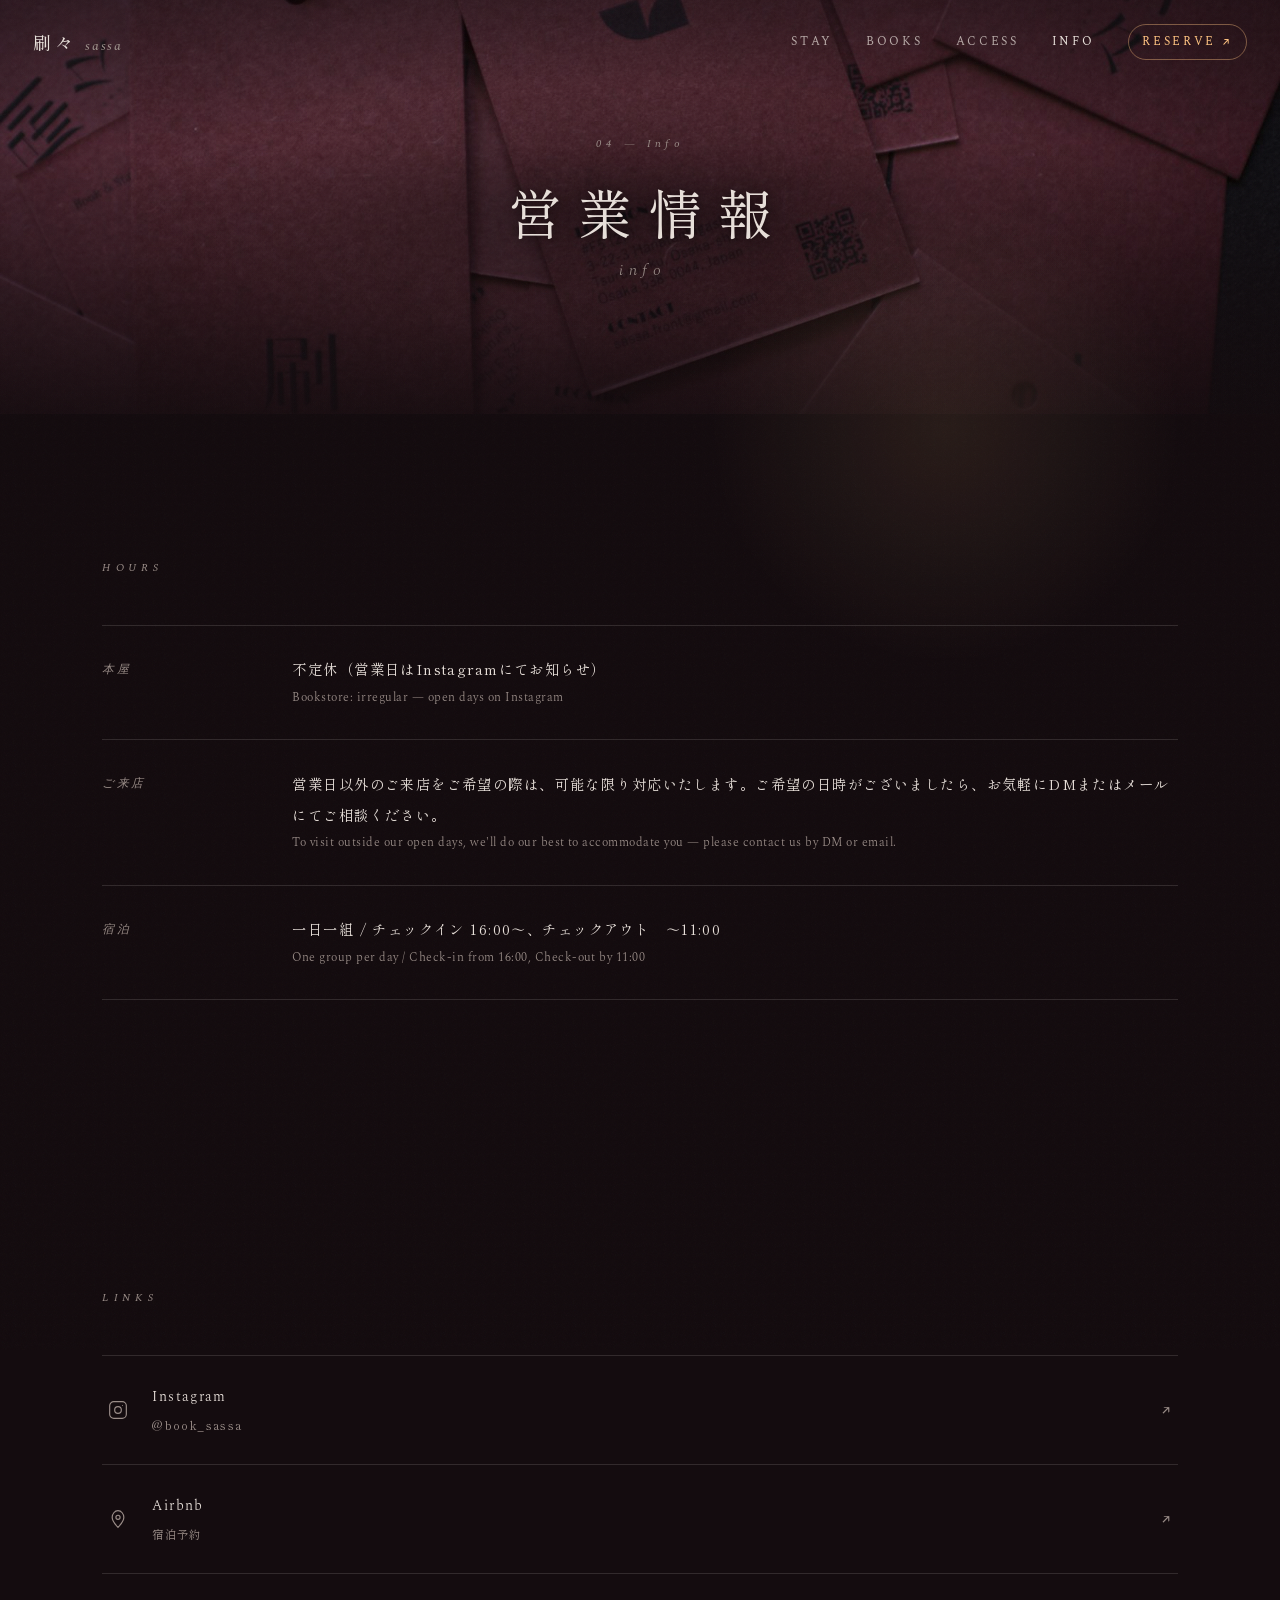
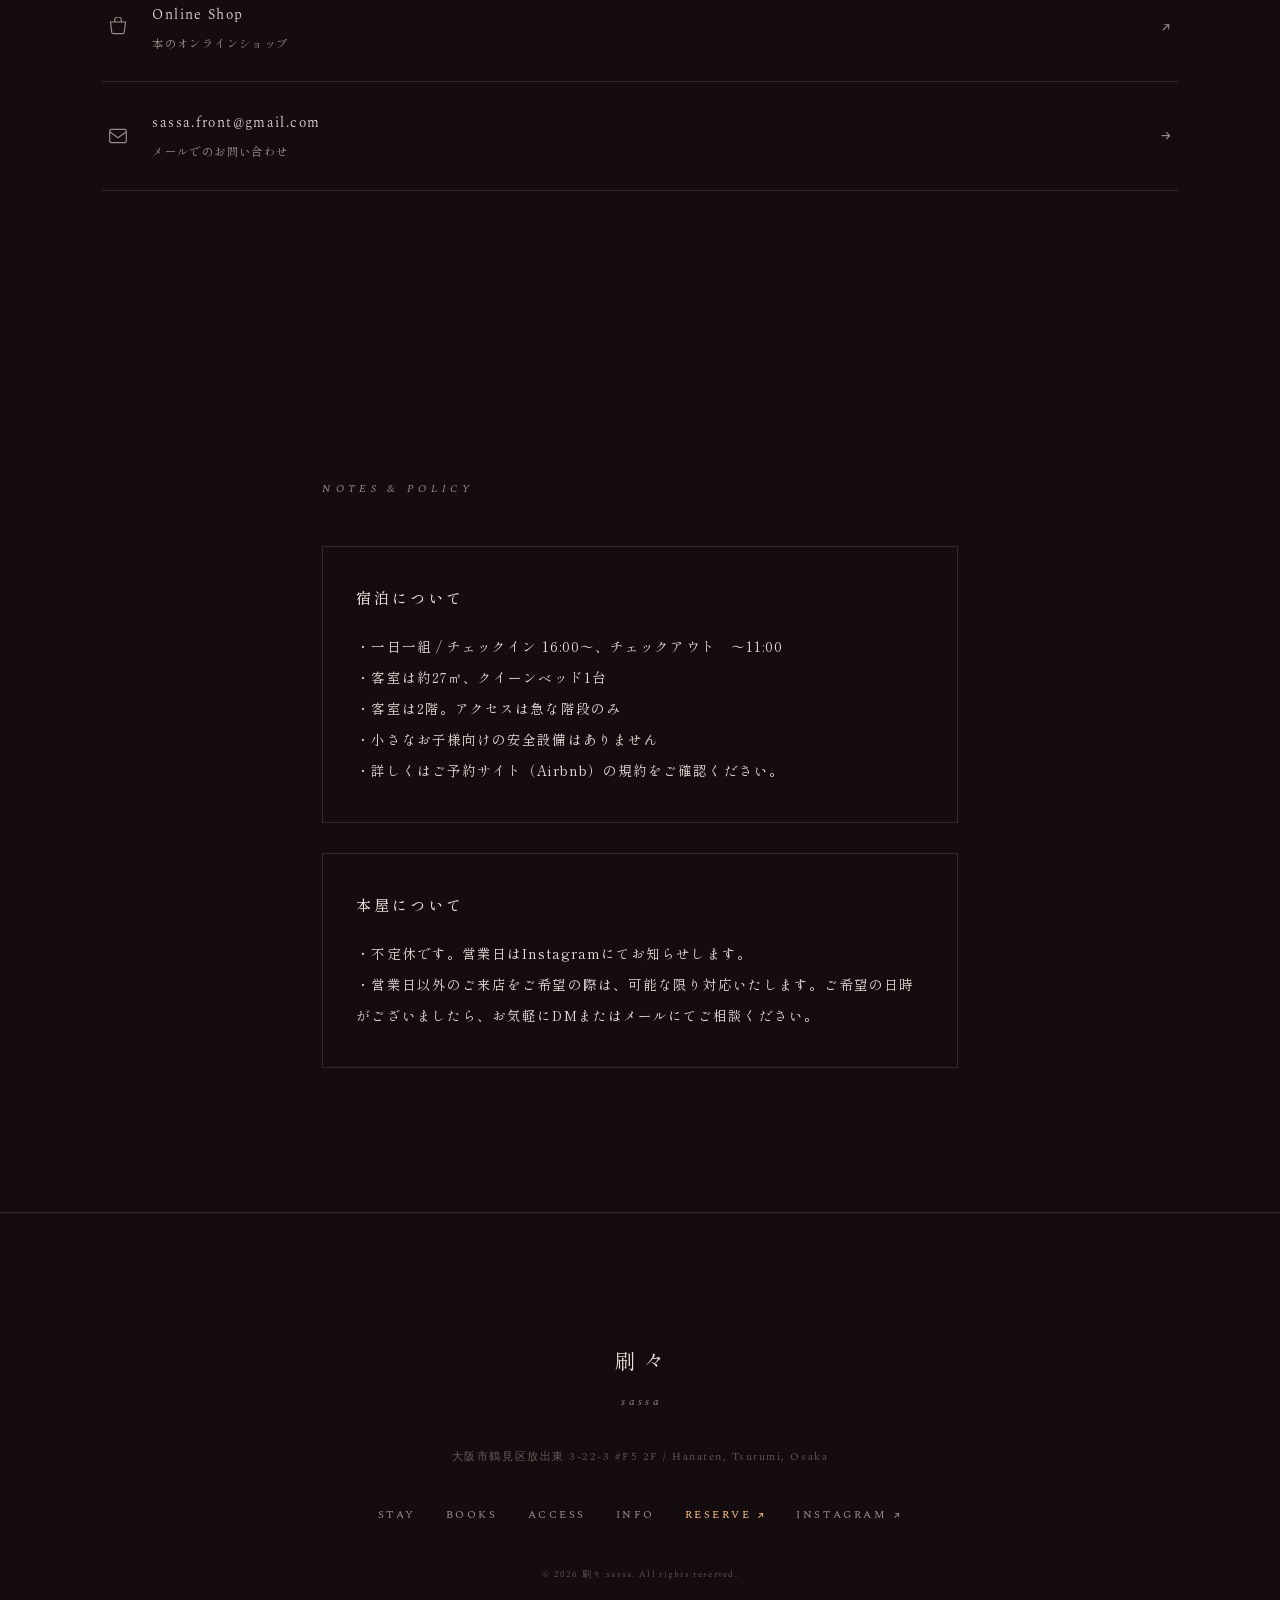
<file: info.html>
<!DOCTYPE html>
<html lang="ja"><head>
<meta charset="UTF-8"><meta name="viewport" content="width=device-width, initial-scale=1.0">
<title>Info — 刷々 sassa | 営業情報・SNS・予約</title>
<meta name="description" content="刷々 sassa の営業情報・SNS・予約・お問い合わせ。Hours, social media, booking and contact for sassa, Hanaten, Osaka.">
<link rel="canonical" href="https://sassa-osaka.github.io/info.html">
<meta property="og:type" content="website">
<meta property="og:url" content="https://sassa-osaka.github.io/info.html">
<meta property="og:title" content="Info — 刷々 sassa | 営業情報・SNS・予約">
<meta property="og:description" content="刷々 sassa の営業情報・SNS・予約・お問い合わせ。Hours, social media, booking and contact for sassa, Hanaten, Osaka.">
<meta property="og:image" content="https://sassa-osaka.github.io/images/og.jpg">
<meta property="og:locale" content="ja_JP"><meta property="og:locale:alternate" content="en_US">
<meta name="twitter:card" content="summary_large_image">
<link rel="preconnect" href="https://fonts.googleapis.com">
<link rel="preconnect" href="https://fonts.gstatic.com" crossorigin>
<link rel="stylesheet" href="style.css">
<link rel="icon" href="favicon.ico">
<!-- Google Analytics (GA4) -->
<script async src="https://www.googletagmanager.com/gtag/js?id=G-TS4EB0FBYE"></script>
<script>
  window.dataLayer = window.dataLayer || [];
  function gtag(){dataLayer.push(arguments);}
  gtag('js', new Date());
  gtag('config', 'G-TS4EB0FBYE');
</script>
</head><body class="page-util">
<nav class="nav">
  <a href="index.html" class="logo">刷々<span>sassa</span></a>
  <div class="nav-links">
    <a href="stay.html">Stay</a><a href="books.html">Books</a><a href="access.html">Access</a><a href="info.html">Info</a><a href="https://airbnb.jp/h/sassa-osaka" target="_blank" rel="noopener" class="nav-reserve" onclick="gtag('event','reserve_click',{'link_location':'page'})">Reserve ↗</a>
  </div>
  <button class="nav-toggle" aria-label="メニュー"><span></span><span></span><span></span></button>
</nav>
<div class="nav-drawer">
  <a href="stay.html">Stay<span>宿泊</span></a>
  <a href="books.html">Books<span>本屋</span></a>
  <a href="access.html">Access<span>アクセス</span></a>
  <a href="info.html">Info<span>情報</span></a>
  <a href="https://airbnb.jp/h/sassa-osaka" target="_blank" rel="noopener" class="drawer-reserve" onclick="gtag('event','reserve_click',{'link_location':'page'})">Reserve<span>ご予約</span></a>
</div>
<section class="page-hero" style="height:46vh;min-height:320px;">
  <img src="images/info-hero.jpg" alt="刷々 sassa のショップカード">
  <div class="page-hero-copy">
    <div class="num">04 — Info</div>
    <h1>営業情報<span class="en">info</span></h1>
  </div>
</section>

<section class="section fade">
  <p class="label">Hours</p>
  <div class="info-list">
    <div class="info-row"><div class="key">本屋</div><div class="val"><span class="jp">不定休（営業日はInstagramにてお知らせ）</span><br>Bookstore: irregular — open days on Instagram</div></div>
    <div class="info-row"><div class="key">ご来店</div><div class="val"><span class="jp">営業日以外のご来店をご希望の際は、可能な限り対応いたします。ご希望の日時がございましたら、お気軽にDMまたはメールにてご相談ください。</span><br>To visit outside our open days, we'll do our best to accommodate you — please contact us by DM or email.</div></div>
    <div class="info-row"><div class="key">宿泊</div><div class="val"><span class="jp">一日一組 / チェックイン 16:00〜、チェックアウト　～11:00</span><br>One group per day / Check-in from 16:00, Check-out by 11:00</div></div>
  </div>
</section>

<section class="section fade">
  <p class="label">Links</p>
  <div class="link-block">
    <a href="https://www.instagram.com/book_sassa/" target="_blank" rel="noopener" class="link-row">
      <svg class="ic" viewBox="0 0 24 24" fill="none" stroke="currentColor" stroke-width="1.4"><rect x="2" y="2" width="20" height="20" rx="5"/><circle cx="12" cy="12" r="4"/><circle cx="17.5" cy="6.5" r="0.6" fill="currentColor" stroke="none"/></svg>
      <div class="lb">Instagram<div class="jp">@book_sassa</div></div><span class="ar">↗</span>
    </a>
    <a href="https://airbnb.jp/h/sassa-osaka" target="_blank" rel="noopener" class="link-row" onclick="gtag('event','reserve_click',{'link_location':'page'})">
      <svg class="ic" viewBox="0 0 24 24" fill="none" stroke="currentColor" stroke-width="1.4"><path d="M12 2C8 2 5 6 5 10c0 5 7 12 7 12s7-7 7-12c0-4-3-8-7-8z"/><circle cx="12" cy="10" r="2.5"/></svg>
      <div class="lb">Airbnb<div class="jp">宿泊予約</div></div><span class="ar">↗</span>
    </a>
    <a href="https://sassabooks.base.shop/" target="_blank" rel="noopener" class="link-row" onclick="gtag('event','shop_click')">
      <svg class="ic" viewBox="0 0 24 24" fill="none" stroke="currentColor" stroke-width="1.4"><path d="M3 6h18l-1.5 12.5a2 2 0 0 1-2 1.5h-11a2 2 0 0 1-2-1.5L3 6z"/><path d="M8 6V4a4 4 0 0 1 8 0v2"/></svg>
      <div class="lb">Online Shop<div class="jp">本のオンラインショップ</div></div><span class="ar">↗</span>
    </a>
    <a href="mailto:sassa.front@gmail.com" class="link-row">
      <svg class="ic" viewBox="0 0 24 24" fill="none" stroke="currentColor" stroke-width="1.4"><rect x="2" y="4" width="20" height="16" rx="2"/><path d="M2 7l10 7 10-7"/></svg>
      <div class="lb">sassa.front@gmail.com<div class="jp">メールでのお問い合わせ</div></div><span class="ar">→</span>
    </a>
  </div>
</section>

<section class="section narrow fade">
  <p class="label">Notes & Policy</p>
  <div class="notice">
    <h3>宿泊について</h3>
    <p>・一日一組 / チェックイン 16:00〜、チェックアウト　～11:00<br>・客室は約27㎡、クイーンベッド1台<br>・客室は2階。アクセスは急な階段のみ<br>・小さなお子様向けの安全設備はありません<br>・詳しくはご予約サイト（Airbnb）の規約をご確認ください。</p>
  </div>
  <div class="notice">
    <h3>本屋について</h3>
    <p>・不定休です。営業日はInstagramにてお知らせします。<br>・営業日以外のご来店をご希望の際は、可能な限り対応いたします。ご希望の日時がございましたら、お気軽にDMまたはメールにてご相談ください。</p>
  </div>
</section>

<footer class="foot">
  <div class="fn">刷々<span>sassa</span></div>
  <p class="addr">大阪市鶴見区放出東 3-22-3 #F5 2F / Hanaten, Tsurumi, Osaka</p>
  <div class="flinks">
    <a href="stay.html">Stay</a><a href="books.html">Books</a><a href="access.html">Access</a><a href="info.html">Info</a><a href="https://airbnb.jp/h/sassa-osaka" target="_blank" rel="noopener" class="nav-reserve" onclick="gtag('event','reserve_click',{'link_location':'page'})">Reserve ↗</a>
    <a href="https://www.instagram.com/book_sassa/" target="_blank" rel="noopener">Instagram ↗</a>
  </div>
  <p class="copy">© 2026 刷々 sassa. All rights reserved.</p>
</footer>
<script src="script.js"></script>
</body></html>
</file>
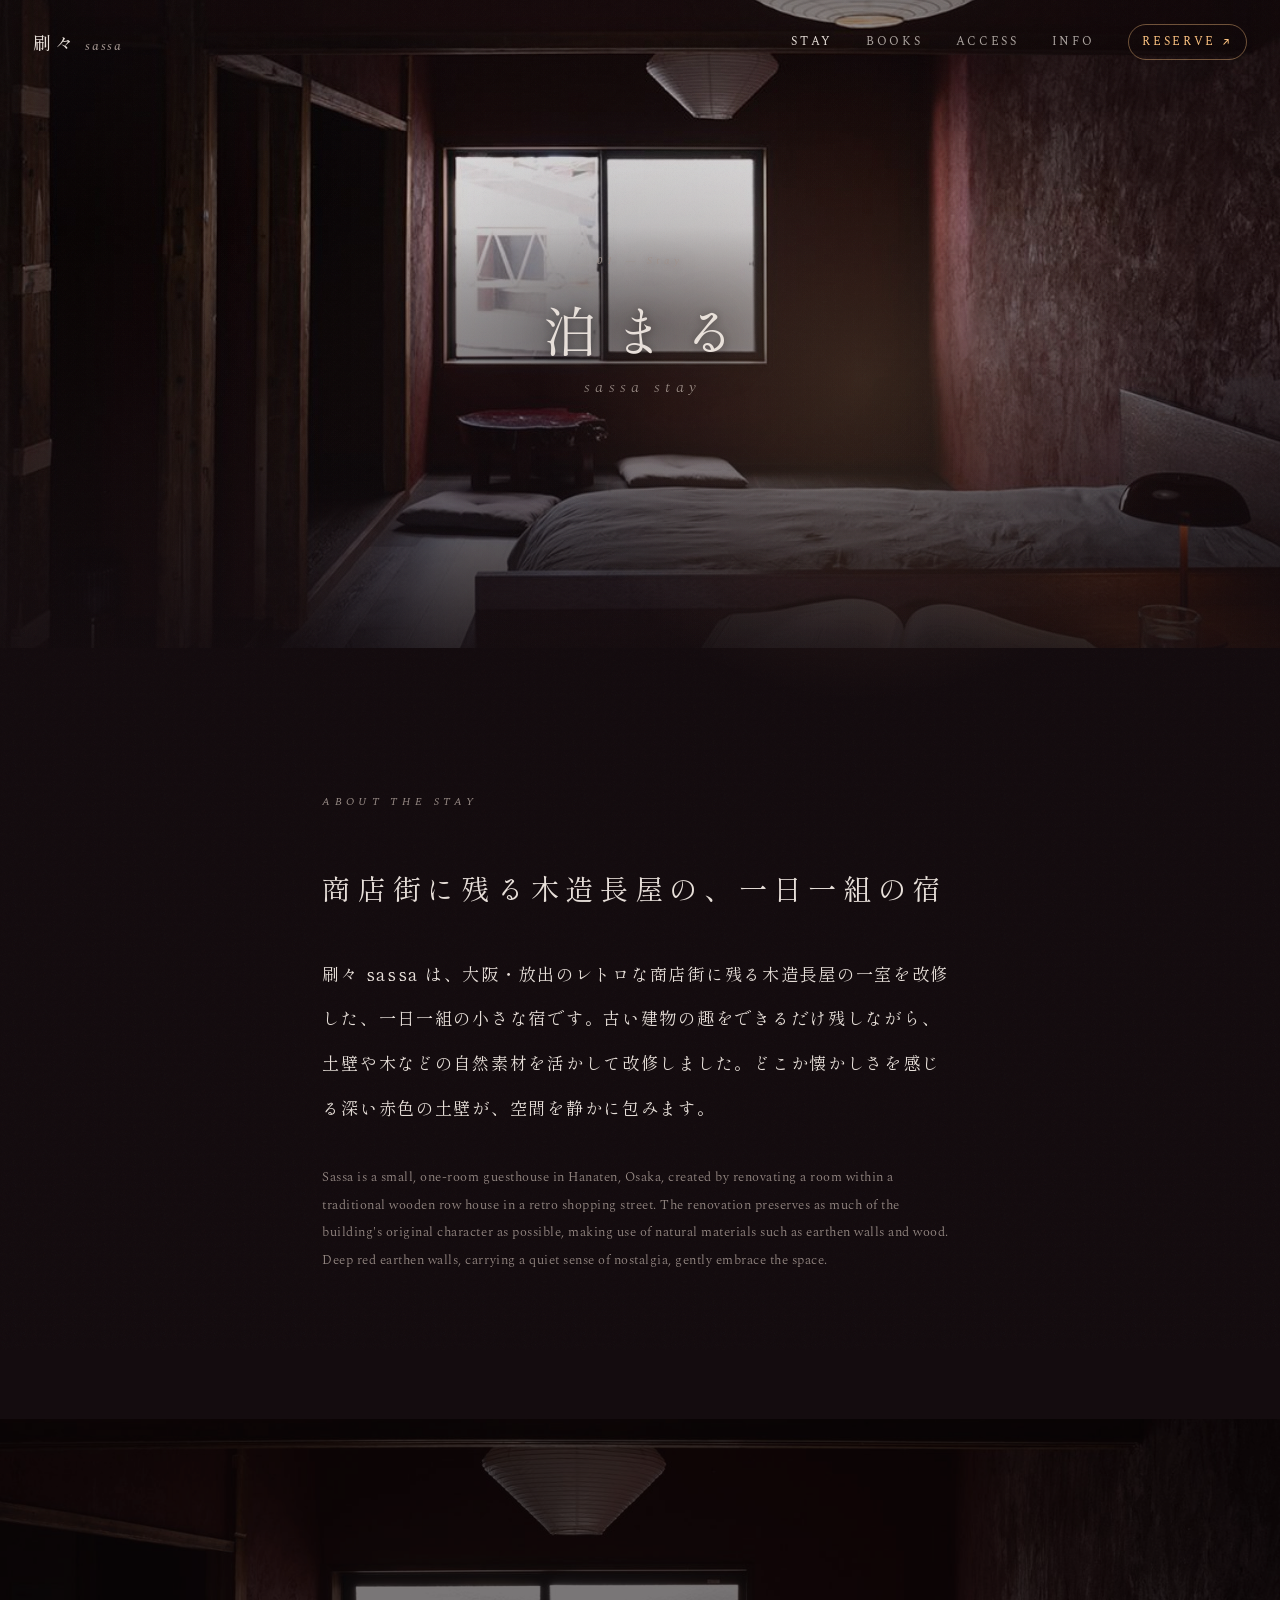
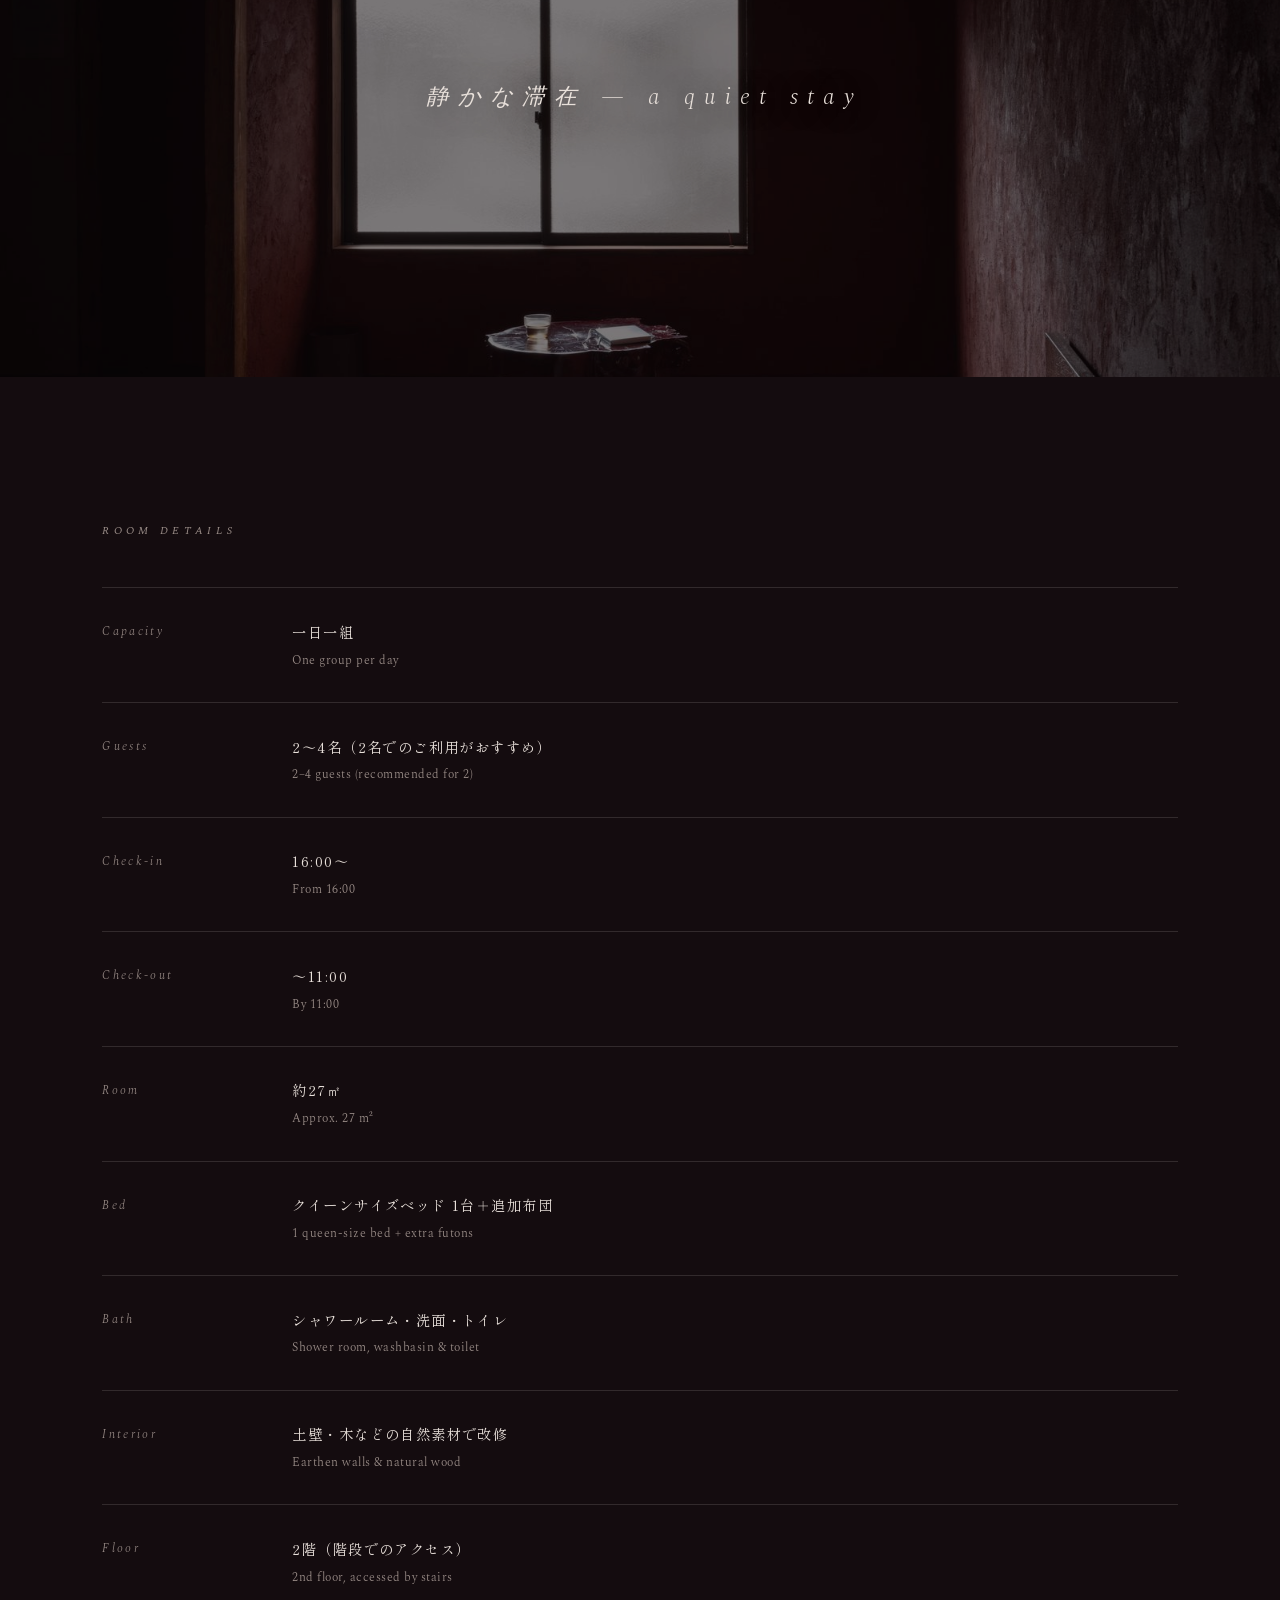
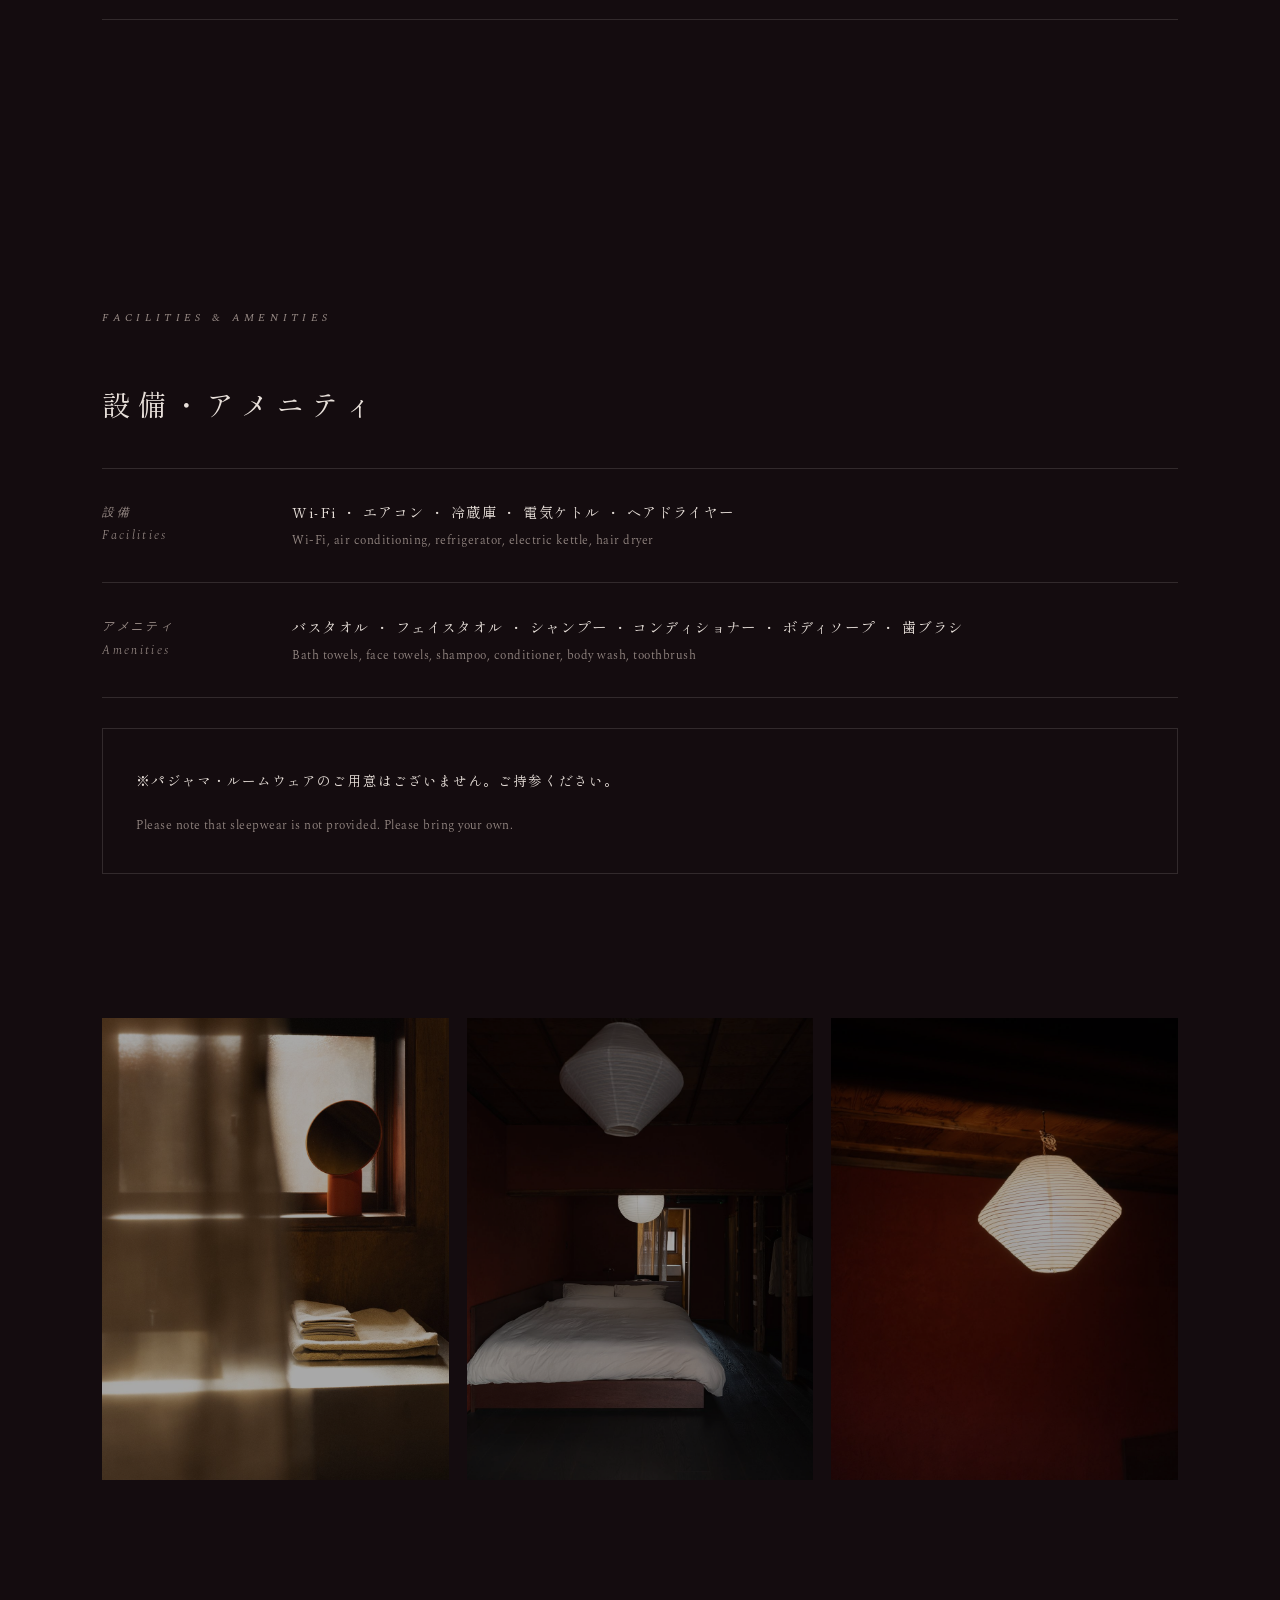
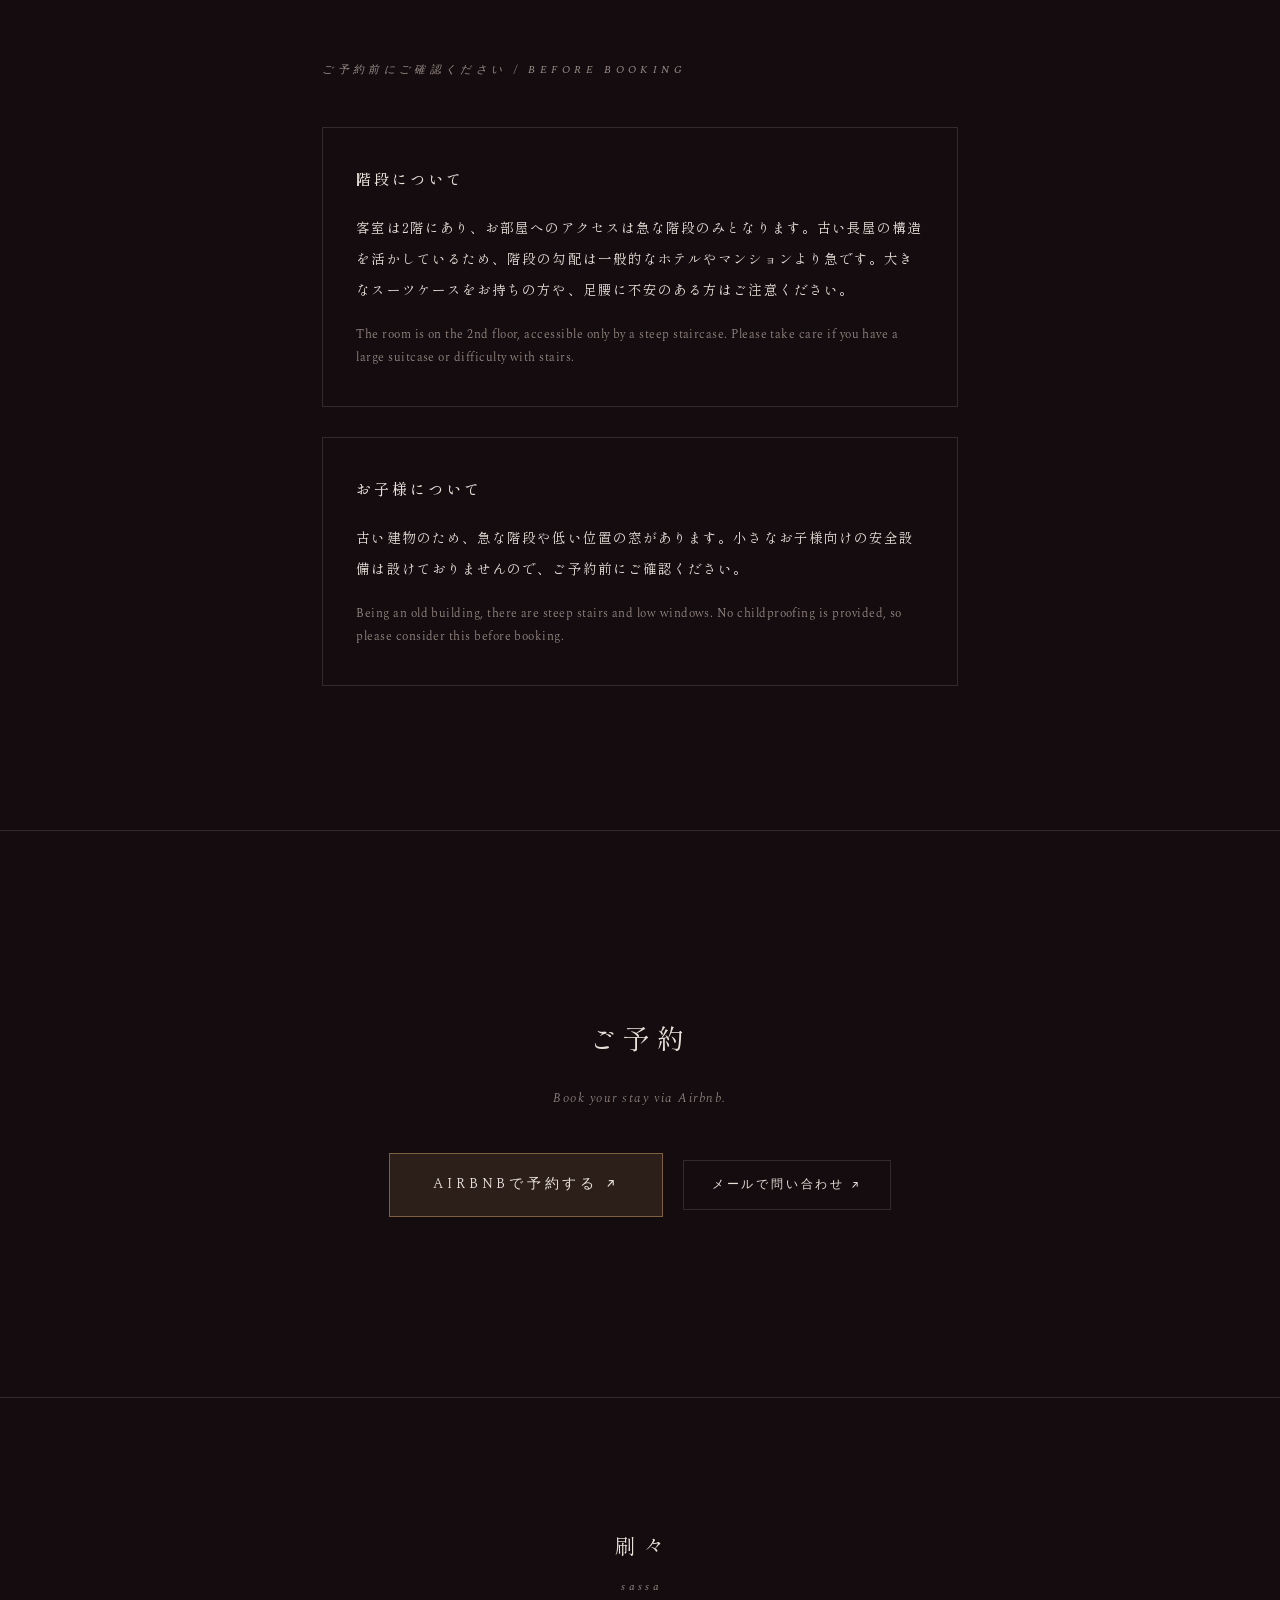
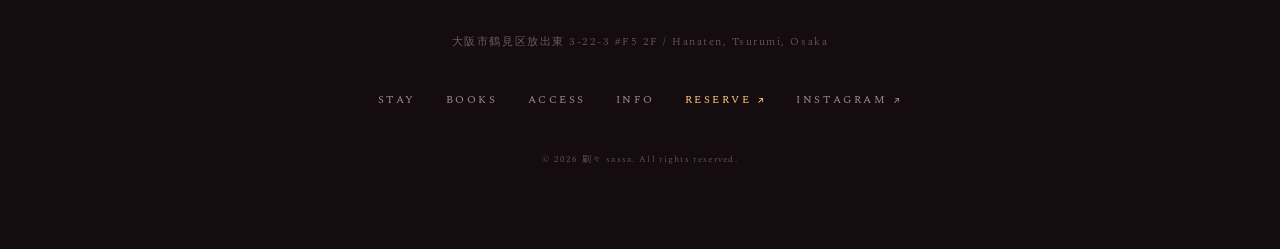
<file: stay.html>
<!DOCTYPE html>
<html lang="ja"><head>
<meta charset="UTF-8"><meta name="viewport" content="width=device-width, initial-scale=1.0">
<title>Stay — 刷々 sassa | 一日一組の宿, Hanaten, Osaka</title>
<meta name="description" content="大阪・放出のレトロな商店街に残る木造長屋を改修した、一日一組限定の宿。約27㎡・クイーンベッド1台・チェックイン16:00〜。">
<link rel="canonical" href="https://sassa-osaka.github.io/stay.html">
<meta property="og:type" content="website">
<meta property="og:url" content="https://sassa-osaka.github.io/stay.html">
<meta property="og:title" content="Stay — 刷々 sassa | 一日一組の宿, Hanaten, Osaka">
<meta property="og:description" content="大阪・放出のレトロな商店街に残る木造長屋を改修した、一日一組限定の宿。約27㎡・クイーンベッド1台・チェックイン16:00〜。">
<meta property="og:image" content="https://sassa-osaka.github.io/images/hero-stay.jpg">
<meta property="og:locale" content="ja_JP"><meta property="og:locale:alternate" content="en_US">
<meta name="twitter:card" content="summary_large_image">
<link rel="preconnect" href="https://fonts.googleapis.com">
<link rel="preconnect" href="https://fonts.gstatic.com" crossorigin>
<link rel="stylesheet" href="style.css">
<link rel="icon" href="favicon.ico">
<!-- Google Analytics (GA4) -->
<script async src="https://www.googletagmanager.com/gtag/js?id=G-TS4EB0FBYE"></script>
<script>
  window.dataLayer = window.dataLayer || [];
  function gtag(){dataLayer.push(arguments);}
  gtag('js', new Date());
  gtag('config', 'G-TS4EB0FBYE');
</script>
</head><body>
<nav class="nav">
  <a href="index.html" class="logo">刷々<span>sassa</span></a>
  <div class="nav-links">
    <a href="stay.html">Stay</a><a href="books.html">Books</a><a href="access.html">Access</a><a href="info.html">Info</a><a href="https://airbnb.jp/h/sassa-osaka" target="_blank" rel="noopener" class="nav-reserve" onclick="gtag('event','reserve_click',{'link_location':'page'})">Reserve ↗</a>
  </div>
  <button class="nav-toggle" aria-label="メニュー"><span></span><span></span><span></span></button>
</nav>
<div class="nav-drawer">
  <a href="stay.html">Stay<span>宿泊</span></a>
  <a href="books.html">Books<span>本屋</span></a>
  <a href="access.html">Access<span>アクセス</span></a>
  <a href="info.html">Info<span>情報</span></a>
  <a href="https://airbnb.jp/h/sassa-osaka" target="_blank" rel="noopener" class="drawer-reserve" onclick="gtag('event','reserve_click',{'link_location':'page'})">Reserve<span>ご予約</span></a>
</div>
<section class="page-hero">
  <img src="images/hero-stay.jpg" alt="刷々 sassa の宿">
  <div class="page-hero-copy">
    <div class="num">01 — Stay</div>
    <h1>泊まる<span class="en">sassa stay</span></h1>
  </div>
</section>

<section class="section narrow fade">
  <p class="label">About the stay</p>
  <h2>商店街に残る木造長屋の、一日一組の宿</h2>
  <p class="lead-jp">刷々 sassa は、大阪・放出のレトロな商店街に残る木造長屋の一室を改修した、一日一組の小さな宿です。古い建物の趣をできるだけ残しながら、土壁や木などの自然素材を活かして改修しました。どこか懐かしさを感じる深い赤色の土壁が、空間を静かに包みます。</p>
  <p class="lead-en">Sassa is a small, one-room guesthouse in Hanaten, Osaka, created by renovating a room within a traditional wooden row house in a retro shopping street. The renovation preserves as much of the building's original character as possible, making use of natural materials such as earthen walls and wood. Deep red earthen walls, carrying a quiet sense of nostalgia, gently embrace the space.</p>
</section>

<section class="band">
  <img src="images/stay-wide.jpg" alt="客室" loading="lazy">
  <p class="band-cap">静かな滞在 — a quiet stay</p>
</section>

<section class="section fade">
  <p class="label">Room Details</p>
  <div class="info-list">
    <div class="info-row"><div class="key">Capacity</div><div class="val"><span class="jp">一日一組</span><br>One group per day</div></div>
    <div class="info-row"><div class="key">Guests</div><div class="val"><span class="jp">2〜4名（2名でのご利用がおすすめ）</span><br>2–4 guests (recommended for 2)</div></div>
    <div class="info-row"><div class="key">Check-in</div><div class="val"><span class="jp">16:00〜</span><br>From 16:00</div></div>
    <div class="info-row"><div class="key">Check-out</div><div class="val"><span class="jp">〜11:00</span><br>By 11:00</div></div>
    <div class="info-row"><div class="key">Room</div><div class="val"><span class="jp">約27㎡</span><br>Approx. 27 m²</div></div>
    <div class="info-row"><div class="key">Bed</div><div class="val"><span class="jp">クイーンサイズベッド 1台＋追加布団</span><br>1 queen-size bed + extra futons</div></div>
    <div class="info-row"><div class="key">Bath</div><div class="val"><span class="jp">シャワールーム・洗面・トイレ</span><br>Shower room, washbasin & toilet</div></div>
    <div class="info-row"><div class="key">Interior</div><div class="val"><span class="jp">土壁・木などの自然素材で改修</span><br>Earthen walls & natural wood</div></div>
    <div class="info-row"><div class="key">Floor</div><div class="val"><span class="jp">2階（階段でのアクセス）</span><br>2nd floor, accessed by stairs</div></div>
  </div>
</section>

<section class="section fade">
  <p class="label">Facilities &amp; Amenities</p>
  <h2>設備・アメニティ</h2>
  <div class="info-list">
    <div class="info-row">
      <div class="key">設備<br>Facilities</div>
      <div class="val"><span class="jp">Wi-Fi ・ エアコン ・ 冷蔵庫 ・ 電気ケトル ・ ヘアドライヤー</span><br>Wi-Fi, air conditioning, refrigerator, electric kettle, hair dryer</div>
    </div>
    <div class="info-row">
      <div class="key">アメニティ<br>Amenities</div>
      <div class="val"><span class="jp">バスタオル ・ フェイスタオル ・ シャンプー ・ コンディショナー ・ ボディソープ ・ 歯ブラシ</span><br>Bath towels, face towels, shampoo, conditioner, body wash, toothbrush</div>
    </div>
  </div>
  <div class="notice" style="margin-top:2rem;">
    <p><span class="jp" style="color:var(--paper);">※パジャマ・ルームウェアのご用意はございません。ご持参ください。</span></p>
    <p class="en">Please note that sleepwear is not provided. Please bring your own.</p>
  </div>
</section>

<section class="triple">
  <div class="ph"><img src="images/stay-3.jpg" alt="宿の様子" loading="lazy"></div>
  <div class="ph"><img src="images/stay-4.jpg" alt="宿の様子" loading="lazy"></div>
  <div class="ph"><img src="images/stay-5.jpg" alt="宿の様子" loading="lazy"></div>
</section>

<section class="section narrow fade">
  <p class="label">ご予約前にご確認ください / Before booking</p>
  <div class="notice">
    <h3>階段について</h3>
    <p>客室は2階にあり、お部屋へのアクセスは急な階段のみとなります。古い長屋の構造を活かしているため、階段の勾配は一般的なホテルやマンションより急です。大きなスーツケースをお持ちの方や、足腰に不安のある方はご注意ください。</p>
    <p class="en">The room is on the 2nd floor, accessible only by a steep staircase. Please take care if you have a large suitcase or difficulty with stairs.</p>
  </div>
  <div class="notice">
    <h3>お子様について</h3>
    <p>古い建物のため、急な階段や低い位置の窓があります。小さなお子様向けの安全設備は設けておりませんので、ご予約前にご確認ください。</p>
    <p class="en">Being an old building, there are steep stairs and low windows. No childproofing is provided, so please consider this before booking.</p>
  </div>
</section>

<section class="cta">
  <h3>ご予約</h3>
  <p class="sub">Book your stay via Airbnb.</p>
  <a href="https://airbnb.jp/h/sassa-osaka" target="_blank" rel="noopener" class="btn fill btn-lg" onclick="gtag('event','reserve_click',{'link_location':'page'})">Airbnbで予約する ↗</a>
  <a href="mailto:sassa.front@gmail.com" class="btn">メールで問い合わせ ↗</a>
</section>

<footer class="foot">
  <div class="fn">刷々<span>sassa</span></div>
  <p class="addr">大阪市鶴見区放出東 3-22-3 #F5 2F / Hanaten, Tsurumi, Osaka</p>
  <div class="flinks">
    <a href="stay.html">Stay</a><a href="books.html">Books</a><a href="access.html">Access</a><a href="info.html">Info</a><a href="https://airbnb.jp/h/sassa-osaka" target="_blank" rel="noopener" class="nav-reserve" onclick="gtag('event','reserve_click',{'link_location':'page'})">Reserve ↗</a>
    <a href="https://www.instagram.com/book_sassa/" target="_blank" rel="noopener">Instagram ↗</a>
  </div>
  <p class="copy">© 2026 刷々 sassa. All rights reserved.</p>
</footer>
<script src="script.js"></script>
</body></html>
</file>
<file: style.css>
/* ============================================
   刷々 sassa — style.css  (Concept C「灯」)
   夜の店内・灯りの巡るデザイン
   Shippori Mincho × Spectral
   ============================================ */
@import url('https://fonts.googleapis.com/css2?family=Shippori+Mincho:wght@400;500&family=Spectral:ital,wght@0,200;0,300;0,400;1,300;1,400&display=swap');

*,*::before,*::after{box-sizing:border-box;margin:0;padding:0;}

:root{
  --bg:#140c0f; --bg2:#1c1216;
  --paper:#e8e0da; --ink:#e8e0da; --mid:#9a8d88; --faint:#6a5c58;
  --line:rgba(232,224,218,.14);
  --warm:rgba(255,196,130,1);
  --jp:'Shippori Mincho',serif; --en:'Spectral',Georgia,serif;
  --transition:.35s ease;
  --ease:cubic-bezier(.2,.7,.2,1);
}
html{font-size:15px;-webkit-text-size-adjust:100%;scroll-behavior:smooth;}
body{background:var(--bg);color:var(--ink);font-family:var(--jp);font-weight:400;
  line-height:2;letter-spacing:.06em;-webkit-font-smoothing:antialiased;overflow-x:hidden;}
img{display:block;width:100%;height:auto;}
a{color:inherit;text-decoration:none;}
ul{list-style:none;}
::selection{background:rgba(255,196,130,.25);}

/* 灯は使わず、静かな夜の余韻のみ。写真は通常の明るさ。 */

/* ============ Nav ============ */
.nav{position:fixed;top:0;left:0;right:0;z-index:100;display:flex;
  justify-content:space-between;align-items:center;padding:1.6rem 2.2rem;
  transition:background var(--transition),border-color var(--transition),padding var(--transition);
  border-bottom:1px solid transparent;}
.nav.solid{background:rgba(20,12,15,.88);backdrop-filter:blur(10px);
  -webkit-backdrop-filter:blur(10px);border-bottom-color:var(--line);padding:1.1rem 2.2rem;}
.logo{font-family:var(--jp);font-weight:500;font-size:1.2rem;letter-spacing:.22em;color:var(--paper);}
.logo span{font-family:var(--en);font-style:italic;font-size:.88rem;letter-spacing:.14em;
  color:var(--mid);margin-left:.6em;}
.nav-links{display:flex;gap:2.2rem;align-items:center;}
.nav-links a{font-family:var(--en);font-size:.82rem;letter-spacing:.22em;
  text-transform:uppercase;color:var(--paper);opacity:.72;transition:opacity var(--transition);}
.nav-links a:hover,.nav-links a.active{opacity:1;}

.nav-toggle{display:none;flex-direction:column;gap:5px;cursor:pointer;
  background:none;border:none;padding:4px;z-index:101;}
.nav-toggle span{display:block;width:24px;height:1px;background:var(--paper);
  transition:transform var(--transition),opacity var(--transition);}
.nav-toggle.open span:nth-child(1){transform:translateY(6px) rotate(45deg);}
.nav-toggle.open span:nth-child(2){opacity:0;}
.nav-toggle.open span:nth-child(3){transform:translateY(-6px) rotate(-45deg);}
.nav-drawer{display:none;position:fixed;inset:0;z-index:99;background:var(--bg);
  flex-direction:column;justify-content:center;align-items:center;gap:2.6rem;}
.nav-drawer.open{display:flex;}
.nav-drawer a{font-family:var(--jp);font-size:1.4rem;letter-spacing:.3em;color:var(--paper);}
.nav-drawer a span{font-family:var(--en);font-style:italic;font-size:.76rem;
  letter-spacing:.18em;color:var(--mid);margin-left:.7em;}

/* ============ Hero (home) ============ */
.hero{position:relative;height:100svh;min-height:600px;overflow:hidden;
  display:flex;align-items:center;justify-content:center;}
.hero img{position:absolute;inset:0;width:100%;height:100%;object-fit:cover;}
.hero::after{content:"";position:absolute;inset:0;
  background:radial-gradient(52% 40% at 50% 50%, rgba(20,12,15,.52), transparent 72%),
  radial-gradient(90% 80% at 50% 45%, transparent 30%, rgba(20,12,15,.55) 100%),
  linear-gradient(to bottom, rgba(20,12,15,.35), transparent 30%, transparent 60%, rgba(20,12,15,.85));}
.hero-copy{position:relative;z-index:10;text-align:center;padding:0 1.5rem;
  text-shadow:0 2px 44px rgba(0,0,0,.8),0 1px 10px rgba(0,0,0,.45);}
.hero-title{font-family:var(--jp);font-weight:400;font-size:clamp(3.2rem,10vw,6.4rem);
  letter-spacing:.3em;text-indent:.3em;color:var(--paper);line-height:1.2;
  opacity:0;filter:blur(14px);transform:translateY(.25em);
  animation:lampIn 2s .35s var(--ease) forwards;}
.hero-title .en{display:block;font-family:var(--en);font-style:italic;font-weight:300;
  font-size:clamp(.95rem,2.4vw,1.2rem);letter-spacing:.4em;text-indent:.4em;
  color:var(--mid);margin-top:1.2em;}
.hero-tagline{margin-top:2.4rem;font-family:var(--jp);font-size:.9rem;
  letter-spacing:.2em;line-height:2.4;color:var(--paper);
  opacity:0;animation:lampFadeIn 1.8s 1.4s ease forwards;}
.hero-tagline .en2{display:block;font-family:var(--en);font-style:italic;font-weight:300;
  font-size:.76rem;letter-spacing:.12em;color:var(--mid);margin-top:.8em;}
.lamp-hint{position:absolute;bottom:5rem;left:50%;transform:translateX(-50%);z-index:10;
  font-family:var(--en);font-size:.6rem;letter-spacing:.3em;color:var(--mid);
  white-space:nowrap;opacity:0;animation:lampFadeIn 1.8s 2.5s ease forwards;}
.scroll-hint{position:absolute;bottom:2rem;left:50%;z-index:10;width:1px;height:52px;
  overflow:hidden;color:transparent;background:linear-gradient(var(--mid),transparent);
  animation:drop 2.4s ease-in-out infinite;}
@keyframes drop{0%{transform:scaleY(0);transform-origin:top}
  45%{transform:scaleY(1);transform-origin:top}
  55%{transform:scaleY(1);transform-origin:bottom}
  100%{transform:scaleY(0);transform-origin:bottom}}
@keyframes lampIn{to{opacity:1;filter:blur(0);transform:none}}
@keyframes lampFadeIn{to{opacity:1}}

/* ============ Page hero (sub pages) ============ */
.page-hero{position:relative;height:72vh;min-height:440px;overflow:hidden;
  display:flex;align-items:center;justify-content:center;}
.page-hero img{position:absolute;inset:0;width:100%;height:100%;object-fit:cover;}
.page-hero::after{content:"";position:absolute;inset:0;
  background:radial-gradient(54% 42% at 50% 50%, rgba(20,12,15,.55), transparent 72%),
  radial-gradient(90% 80% at 50% 45%, transparent 30%, rgba(20,12,15,.5) 100%),
  linear-gradient(to bottom, rgba(20,12,15,.4), transparent 35%, rgba(20,12,15,.85));}
.page-hero-copy{position:relative;z-index:10;text-align:center;padding:0 1.5rem;
  text-shadow:0 2px 44px rgba(0,0,0,.8),0 1px 10px rgba(0,0,0,.45);}
.page-hero .num{font-family:var(--en);font-style:italic;font-size:.72rem;
  letter-spacing:.4em;color:var(--mid);margin-bottom:1.6rem;
  opacity:0;animation:lampFadeIn 1.4s .4s ease forwards;}
.page-hero h1{font-family:var(--jp);font-weight:400;font-size:clamp(2.2rem,7vw,3.6rem);
  letter-spacing:.3em;text-indent:.3em;color:var(--paper);line-height:1.2;
  opacity:0;filter:blur(10px);transform:translateY(.2em);
  animation:lampIn 1.7s .5s var(--ease) forwards;}
.page-hero h1 .en{display:block;font-family:var(--en);font-style:italic;font-weight:300;
  font-size:clamp(.85rem,2.2vw,1.05rem);letter-spacing:.34em;text-indent:.34em;
  color:var(--mid);margin-top:1em;}

/* ============ Statement (home) ============ */
.statement{padding:24vh 8vw;text-align:center;}
.statement .mark{font-family:var(--jp);writing-mode:vertical-rl;margin:0 auto 4rem;
  font-size:.95rem;letter-spacing:.6em;color:var(--mid);height:9em;}
.statement p{font-size:clamp(1.05rem,2.4vw,1.4rem);line-height:2.6;
  letter-spacing:.12em;max-width:34em;margin:0 auto;}
.statement p.en{font-family:var(--en);font-weight:300;font-size:.82rem;
  letter-spacing:.05em;line-height:2.2;color:var(--mid);margin-top:2.6rem;max-width:44em;}

/* ============ Band (full-bleed photo) ============ */
.band{position:relative;height:62vh;min-height:340px;overflow:hidden;}
.band img{position:absolute;inset:0;width:100%;height:100%;object-fit:cover;}
.band::after{content:"";position:absolute;inset:0;background:rgba(20,12,15,.3);}
.band-cap{position:absolute;inset:0;z-index:5;display:flex;align-items:center;
  justify-content:center;text-align:center;padding:0 1.5rem;
  font-family:var(--en);font-style:italic;font-weight:300;
  font-size:clamp(1rem,2.8vw,1.5rem);letter-spacing:.4em;text-indent:.4em;
  color:var(--paper);text-shadow:0 2px 30px rgba(0,0,0,.6);}

/* ============ Split (photo × text) ============ */
.split{display:grid;grid-template-columns:1fr 1fr;gap:7vw;align-items:center;
  padding:16vh 8vw;}
.split .ph{position:relative;aspect-ratio:3/4;overflow:hidden;}
.split .ph img{position:absolute;inset:0;width:100%;height:100%;object-fit:cover;}
.split .txt{max-width:30em;}
.split.rev .txt{justify-self:end;}
.num{font-family:var(--en);font-style:italic;font-size:.72rem;letter-spacing:.4em;
  color:var(--mid);margin-bottom:2.2rem;}
.split h2{font-family:var(--jp);font-weight:400;font-size:clamp(1.5rem,3.4vw,2rem);
  letter-spacing:.24em;line-height:1.8;margin-bottom:.6rem;}
.h-en{font-family:var(--en);font-style:italic;font-weight:300;font-size:.82rem;
  letter-spacing:.16em;color:var(--mid);margin-bottom:2.2rem;}
.split p{font-size:.95rem;line-height:2.5;letter-spacing:.1em;}
.split .p-en{font-family:var(--en);font-weight:300;font-size:.8rem;
  letter-spacing:.04em;line-height:2.1;color:var(--mid);margin-top:1.4rem;}
.lnk{display:inline-block;margin-top:2.6rem;font-family:var(--en);font-size:.78rem;
  letter-spacing:.28em;text-transform:uppercase;color:var(--paper);
  border-bottom:1px solid var(--line);padding-bottom:.5em;
  transition:border-color var(--transition),color var(--transition);}
.lnk:hover{border-color:rgba(255,196,130,.5);color:var(--warm);}

/* ============ Index links (home) ============ */
.index-links{border-top:1px solid var(--line);}
.index-link{display:flex;justify-content:space-between;align-items:center;
  padding:2.6rem 8vw;border-bottom:1px solid var(--line);
  transition:background var(--transition);}
.index-link:hover{background:var(--bg2);}
.index-link .l{font-family:var(--jp);font-size:1.05rem;letter-spacing:.24em;}
.index-link .l span{font-family:var(--en);font-style:italic;font-size:.74rem;
  letter-spacing:.2em;color:var(--mid);margin-left:1em;}
.index-link .r{font-family:var(--en);font-weight:300;font-size:.78rem;
  letter-spacing:.14em;color:var(--mid);transition:color var(--transition);}
.index-link:hover .r{color:var(--warm);}

/* ============ Sections (sub pages) ============ */
.section{padding:16vh 8vw;}
.section.narrow{max-width:56em;margin:0 auto;}
.label{font-family:var(--en);font-style:italic;font-size:.72rem;letter-spacing:.4em;
  text-transform:uppercase;color:var(--mid);margin-bottom:3rem;}
.section h2{font-family:var(--jp);font-weight:400;font-size:clamp(1.4rem,3.2vw,1.9rem);
  letter-spacing:.2em;line-height:2;margin-bottom:2.4rem;}
.lead-jp{font-size:clamp(.98rem,2.2vw,1.15rem);line-height:2.6;letter-spacing:.1em;}
.lead-en{font-family:var(--en);font-weight:300;font-size:.84rem;letter-spacing:.04em;
  line-height:2.2;color:var(--mid);margin-top:2.2rem;}

/* info list */
.info-list{border-top:1px solid var(--line);}
.info-row{display:grid;grid-template-columns:160px 1fr;gap:2rem;
  padding:1.9rem 0;border-bottom:1px solid var(--line);}
.info-row .key{font-family:var(--en);font-style:italic;font-weight:300;
  font-size:.78rem;letter-spacing:.2em;color:var(--mid);padding-top:.3em;}
.info-row .val{font-family:var(--en);font-weight:300;font-size:.82rem;
  letter-spacing:.04em;line-height:2.1;color:var(--mid);}
.info-row .val .jp{font-family:var(--jp);font-size:.95rem;letter-spacing:.1em;
  color:var(--paper);}

/* tags */
.tag-list{display:flex;flex-wrap:wrap;gap:.8rem;margin-top:3rem;}
.tag{font-family:var(--en);font-weight:300;font-size:.7rem;letter-spacing:.22em;
  text-transform:uppercase;color:var(--mid);border:1px solid var(--line);
  padding:.55em 1.3em;border-radius:99px;transition:border-color var(--transition),color var(--transition);}
.tag:hover{border-color:rgba(255,196,130,.4);color:var(--paper);}

/* notice */
.notice{border:1px solid var(--line);padding:2.4rem 2.2rem;margin-top:2rem;}
.notice h3{font-family:var(--jp);font-weight:500;font-size:1rem;
  letter-spacing:.2em;margin-bottom:1.2rem;}
.notice p{font-size:.9rem;line-height:2.3;letter-spacing:.08em;}
.notice p.en,.notice .en{font-family:var(--en);font-weight:300;font-size:.78rem;
  letter-spacing:.04em;line-height:2;color:var(--mid);margin-top:1.2rem;}

/* triple */
.triple{display:grid;grid-template-columns:repeat(3,1fr);gap:1.2rem;padding:0 8vw 4vh;}
.triple .ph{position:relative;aspect-ratio:3/4;overflow:hidden;}
.triple .ph img{position:absolute;inset:0;width:100%;height:100%;object-fit:cover;}

/* map — 横長パノラマ・モノクロ表示 */
.map{margin-top:3rem;aspect-ratio:21/8;border:1px solid var(--line);}
.map iframe{width:100%;height:100%;border:0;display:block;
  filter:grayscale(1) contrast(.95) brightness(.95);}
@media(max-width:720px){.map{aspect-ratio:16/10;}}

/* link rows (info) */
.link-block{border-top:1px solid var(--line);}
.link-row{display:flex;align-items:center;gap:1.6rem;padding:1.8rem .4rem;
  border-bottom:1px solid var(--line);transition:background var(--transition);}
.link-row:hover{background:var(--bg2);}
.link-row .ic{width:20px;height:20px;flex:0 0 auto;color:var(--mid);}
.link-row .lb{font-family:var(--en);font-weight:300;font-size:.92rem;
  letter-spacing:.1em;color:var(--paper);}
.link-row .lb .jp{font-family:var(--jp);font-size:.76rem;letter-spacing:.12em;
  color:var(--mid);margin-top:.3em;}
.link-row .ar{margin-left:auto;font-family:var(--en);color:var(--mid);
  transition:color var(--transition),transform var(--transition);}
.link-row:hover .ar{color:var(--warm);transform:translateX(4px);}

/* ============ CTA ============ */
.cta{padding:20vh 8vw;text-align:center;border-top:1px solid var(--line);}
.cta h3{font-family:var(--jp);font-weight:400;font-size:clamp(1.3rem,3.2vw,1.8rem);
  letter-spacing:.26em;line-height:2;}
.cta .sub{font-family:var(--en);font-style:italic;font-weight:300;font-size:.84rem;
  letter-spacing:.12em;color:var(--mid);margin-top:1.4rem;}
.btn{display:inline-block;margin:2.8rem .5rem 0;font-family:var(--en);
  font-weight:300;font-size:.78rem;letter-spacing:.24em;text-transform:uppercase;
  color:var(--paper);border:1px solid var(--line);padding:1.05em 2.4em;
  transition:border-color var(--transition),color var(--transition),background var(--transition);}
.btn:hover{border-color:rgba(255,196,130,.5);color:var(--warm);}
.btn.fill{background:rgba(255,196,130,.1);border-color:rgba(255,196,130,.38);color:var(--paper);}
.btn.fill:hover{background:rgba(255,196,130,.18);color:#fff;}

/* ============ Footer ============ */
.foot{padding:14vh 8vw 9vh;border-top:1px solid var(--line);text-align:center;}
.foot .fn{font-family:var(--jp);font-weight:400;font-size:1.4rem;
  letter-spacing:.4em;text-indent:.4em;color:var(--paper);}
.foot .fn span{display:block;font-family:var(--en);font-style:italic;font-size:.76rem;
  letter-spacing:.3em;text-indent:.3em;color:var(--mid);margin-top:.9em;}
.foot .addr{font-family:var(--en);font-weight:300;font-size:.72rem;
  letter-spacing:.14em;color:var(--faint);margin-top:2.2rem;}
.foot .flinks{display:flex;gap:2rem;justify-content:center;margin-top:2.4rem;flex-wrap:wrap;}
.foot .flinks a{font-family:var(--en);font-size:.7rem;letter-spacing:.24em;
  text-transform:uppercase;color:var(--mid);transition:color var(--transition);}
.foot .flinks a:hover{color:var(--paper);}
.foot .copy{font-family:var(--en);font-weight:300;font-size:.62rem;
  letter-spacing:.14em;color:var(--faint);margin-top:2.6rem;}

/* ============ Fade-in reveal ============ */
.fade{opacity:0;transform:translateY(26px);
  transition:opacity 1.1s ease,transform 1.1s var(--ease);}
.fade.in{opacity:1;transform:none;}

/* ============ Responsive ============ */
@media(max-width:900px){
  .info-row{grid-template-columns:120px 1fr;gap:1.2rem;}
}
@media(max-width:720px){
  .nav-links{display:none;}
  .nav-toggle{display:flex;}
  .nav{padding:1.3rem 1.5rem;}
  .nav.solid{padding:1rem 1.5rem;}
  .split,.split.rev{grid-template-columns:1fr;gap:10vw;padding:14vh 7vw;}
  .split.rev .txt{order:0;justify-self:start;}
  .triple{grid-template-columns:1fr;padding:0 7vw 4vh;}
  .triple .ph{aspect-ratio:16/11;}
  .statement{padding:18vh 7vw;}
  .section{padding:12vh 7vw;}
  .band{height:52vh;}
  .index-link{padding:2rem 7vw;}
  .info-row{grid-template-columns:1fr;gap:.5rem;padding:1.5rem 0;}
  .hero{min-height:560px;}
  .lamp-hint{bottom:2.6rem;}
  .scroll-hint{display:none;}
  .foot{padding:12vh 7vw 8vh;}
}
@media(max-width:400px){html{font-size:14px;}}

/* ============ Reduced motion ============ */
@media(prefers-reduced-motion:reduce){
  .hero img,.page-hero img,.band img,.split .ph img,.triple .ph img{filter:none;transition:none;}
  .hero-title,.hero-tagline,.lamp-hint,.page-hero .num,.page-hero h1{
    animation:none;opacity:1;filter:none;transform:none;}
  .scroll-hint{animation:none;}
  .fade{opacity:1;transform:none;transition:none;}
  html{scroll-behavior:auto;}
}

/* ============================================
   灯 — the lamp (script.js の LAMP_ENABLED で切替)
   body.lamp-on が付いた時だけ有効になる層。
   ============================================ */
.lamp-hint{display:none;}
body.lamp-on .lamp-hint{display:block;}

body.lamp-on #lamp{position:fixed;inset:0;z-index:90;pointer-events:none;mix-blend-mode:screen;
  background:radial-gradient(min(46vw,460px) at var(--lx,50%) var(--ly,40%),
    rgba(255,196,130,.15), rgba(255,170,110,.05) 45%, transparent 70%);
  animation:lampBreathe 4.6s ease-in-out infinite;}
@keyframes lampBreathe{0%,100%{opacity:.85}50%{opacity:1}}
body.lamp-on.page-util #lamp{
  background:radial-gradient(min(38vw,380px) at var(--lx,50%) var(--ly,40%),
    rgba(255,196,130,.09), transparent 62%);}

body.lamp-on #grain{position:fixed;inset:-50%;z-index:95;pointer-events:none;opacity:.045;
  background-image:url("data:image/svg+xml,%3Csvg xmlns='http://www.w3.org/2000/svg' width='140' height='140'%3E%3Cfilter id='n'%3E%3CfeTurbulence baseFrequency='0.9'/%3E%3C/filter%3E%3Crect width='140' height='140' filter='url(%23n)'/%3E%3C/svg%3E");
  animation:grainShift 1.4s steps(3) infinite;}
@keyframes grainShift{0%{transform:translate(0,0)}33%{transform:translate(-2%,1%)}
  66%{transform:translate(1%,-2%)}100%{transform:translate(0,0)}}

/* 灯ON時のみ：写真は暗がりに眠り、灯りが近づくと目を覚ます */
body.lamp-on .hero img,body.lamp-on .page-hero img,body.lamp-on .band img,
body.lamp-on .split .ph img,body.lamp-on .triple .ph img{
  filter:brightness(.66) saturate(.92);transition:filter 1.2s ease;}
body.lamp-on .hero img.lit,body.lamp-on .page-hero img.lit,body.lamp-on .band img.lit,
body.lamp-on .split .ph img.lit,body.lamp-on .triple .ph img.lit{
  filter:brightness(1) saturate(1);}
body.lamp-on.page-util .hero img,body.lamp-on.page-util .page-hero img,
body.lamp-on.page-util .band img,body.lamp-on.page-util .split .ph img,
body.lamp-on.page-util .triple .ph img{filter:brightness(.82) saturate(.96);}
body.lamp-on.page-util .band img.lit,body.lamp-on.page-util .page-hero img.lit{filter:none;}

@media(prefers-reduced-motion:reduce){
  body.lamp-on #lamp,body.lamp-on #grain{display:none;}
  body.lamp-on .hero img,body.lamp-on .page-hero img,body.lamp-on .band img,
  body.lamp-on .split .ph img,body.lamp-on .triple .ph img{filter:none;transition:none;}
}
/* ============================================
   予約導線の強化（案B）— style.css の末尾に追記
   ============================================ */
/* ナビ常時の予約リンク：琥珀のアクセント */
.nav-reserve{color:#ffc482!important;opacity:1!important;
  border:1px solid rgba(255,196,130,.4);padding:.4em 1.1em;border-radius:99px;
  transition:background .35s ease,border-color .35s ease;}
.nav-reserve:hover{background:rgba(255,196,130,.12);border-color:rgba(255,196,130,.7);}
.nav.solid .nav-reserve{padding:.35em 1em;}

/* フッター内の Reserve は枠を外し、他のリンクと揃える */
.foot .flinks .nav-reserve{border:none;padding:0;border-radius:0;
  color:#ffc482!important;letter-spacing:.24em;text-transform:uppercase;font-size:.7rem;}
.foot .flinks .nav-reserve:hover{background:none;color:#fff!important;}
/* モバイルドロワーの予約リンク */
.drawer-reserve{color:#ffc482!important;}
.drawer-reserve span{color:rgba(255,196,130,.6)!important;}

/* Stayブロックの「ご予約」補助リンク */
.lnk-reserve{margin-left:1.6rem;color:#ffc482;border-bottom-color:rgba(255,196,130,.4);}
.lnk-reserve:hover{color:#ffc482;border-bottom-color:rgba(255,196,130,.7);}

/* 最下部CTA：予約を主役に */
.btn-lg{font-size:.9rem;padding:1.3em 3.2em;letter-spacing:.28em;}
.cta-note{font-family:'Spectral',Georgia,serif;font-weight:300;font-size:.78rem;
  letter-spacing:.06em;color:#9a8d88;margin-top:1.6rem;}
.cta-note a{color:#e8e0da;border-bottom:1px solid rgba(232,224,218,.14);padding-bottom:.1em;
  transition:color .35s ease,border-color .35s ease;}
.cta-note a:hover{color:#ffc482;border-color:rgba(255,196,130,.5);}
.cta-sub{display:flex;gap:1.2rem;justify-content:center;flex-wrap:wrap;
  margin:3.4rem auto 0;padding-top:2.6rem;border-top:1px solid rgba(232,224,218,.14);max-width:30em;}
.btn-sm{margin-top:0;font-size:.72rem;padding:.85em 1.8em;letter-spacing:.2em;}

@media(max-width:720px){
  .nav-reserve{display:inline-block!important;}
  .lnk-reserve{margin-left:0;margin-top:1rem;display:inline-block;}
  .btn-lg{padding:1.2em 2.4em;}
}
</file>
